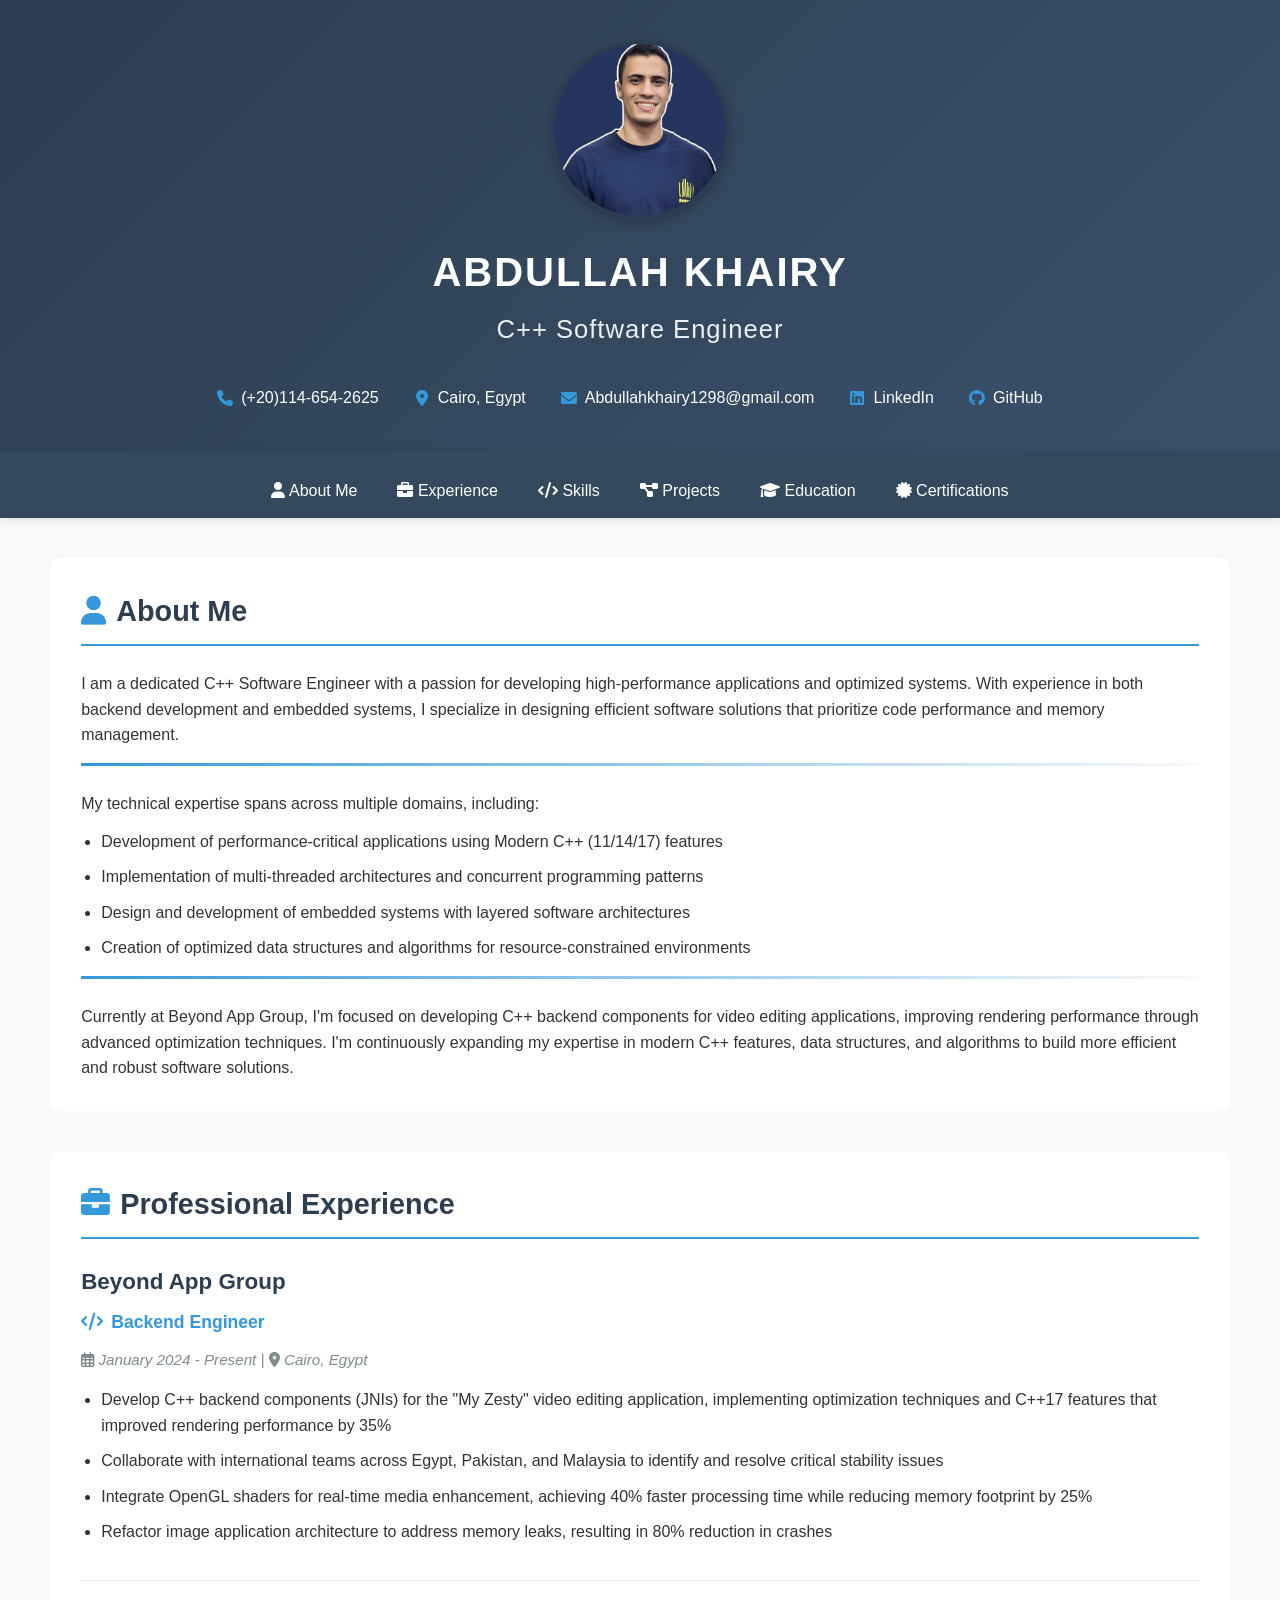
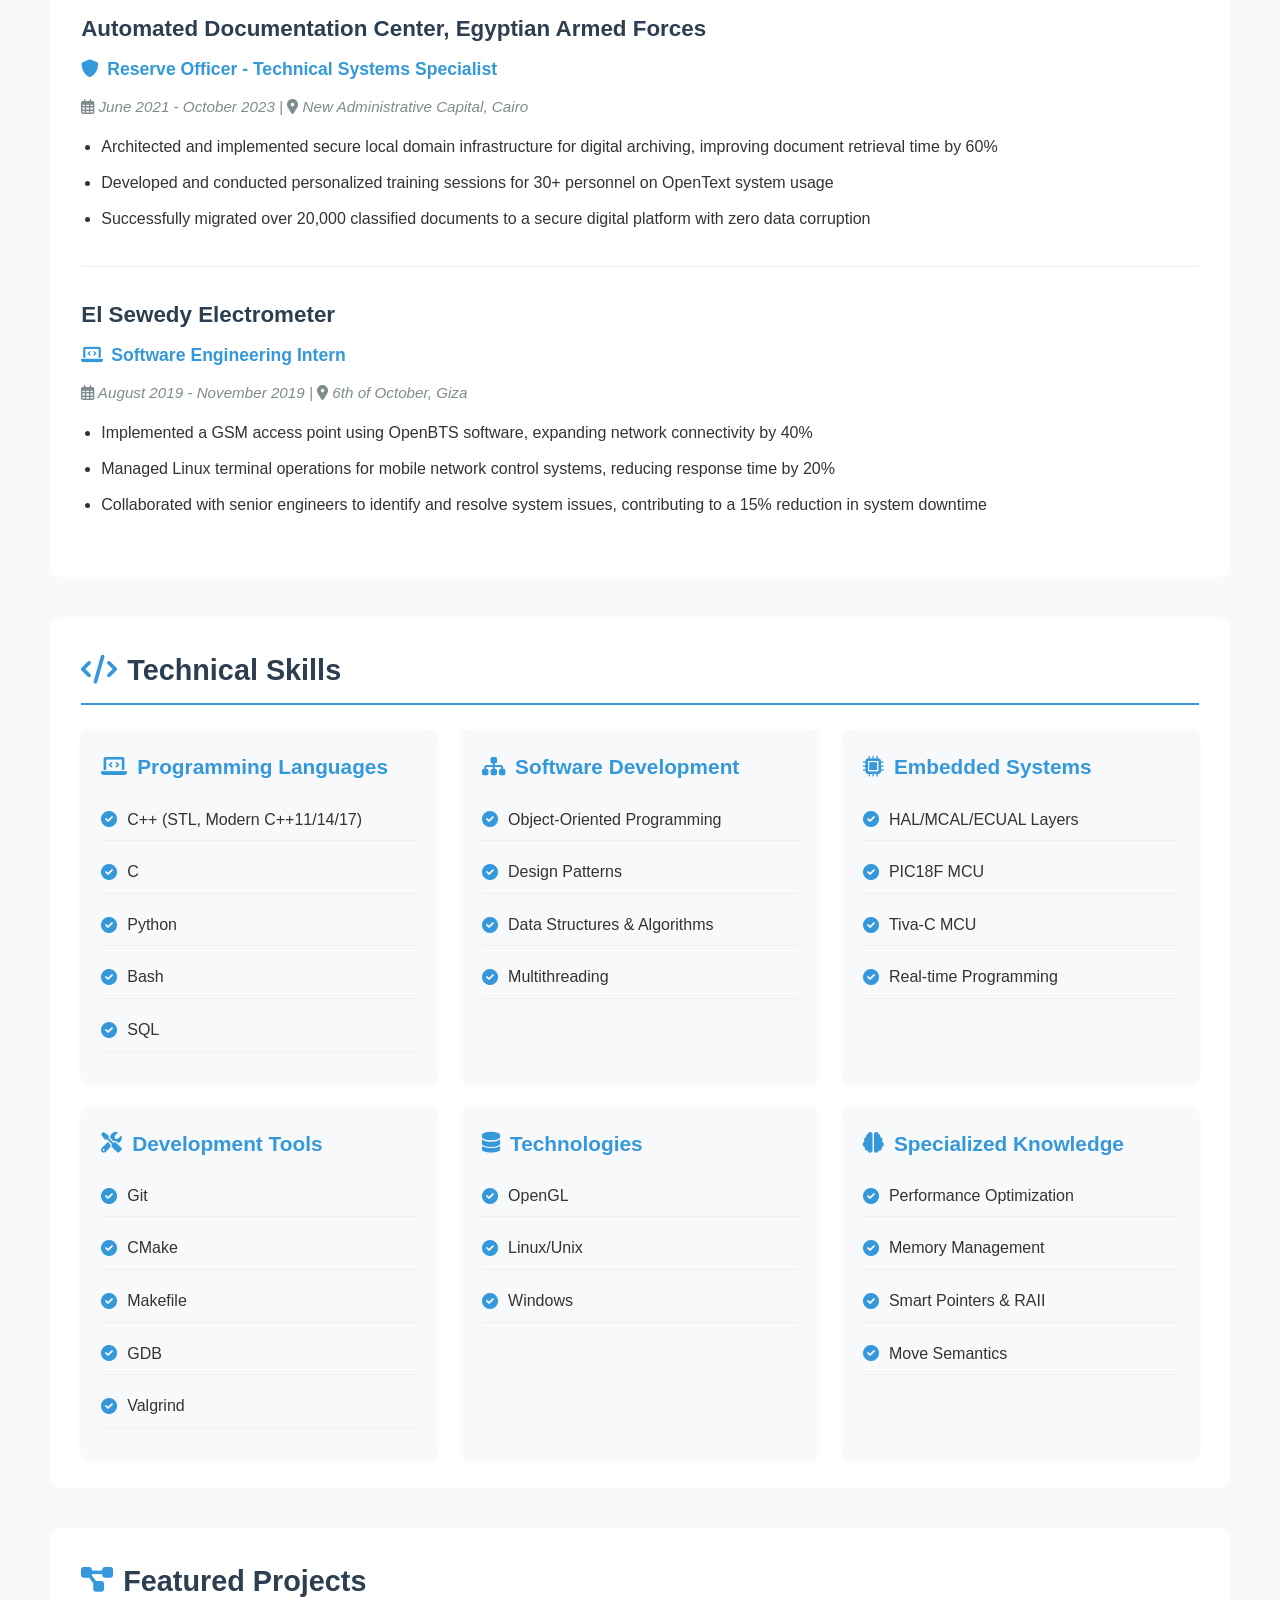
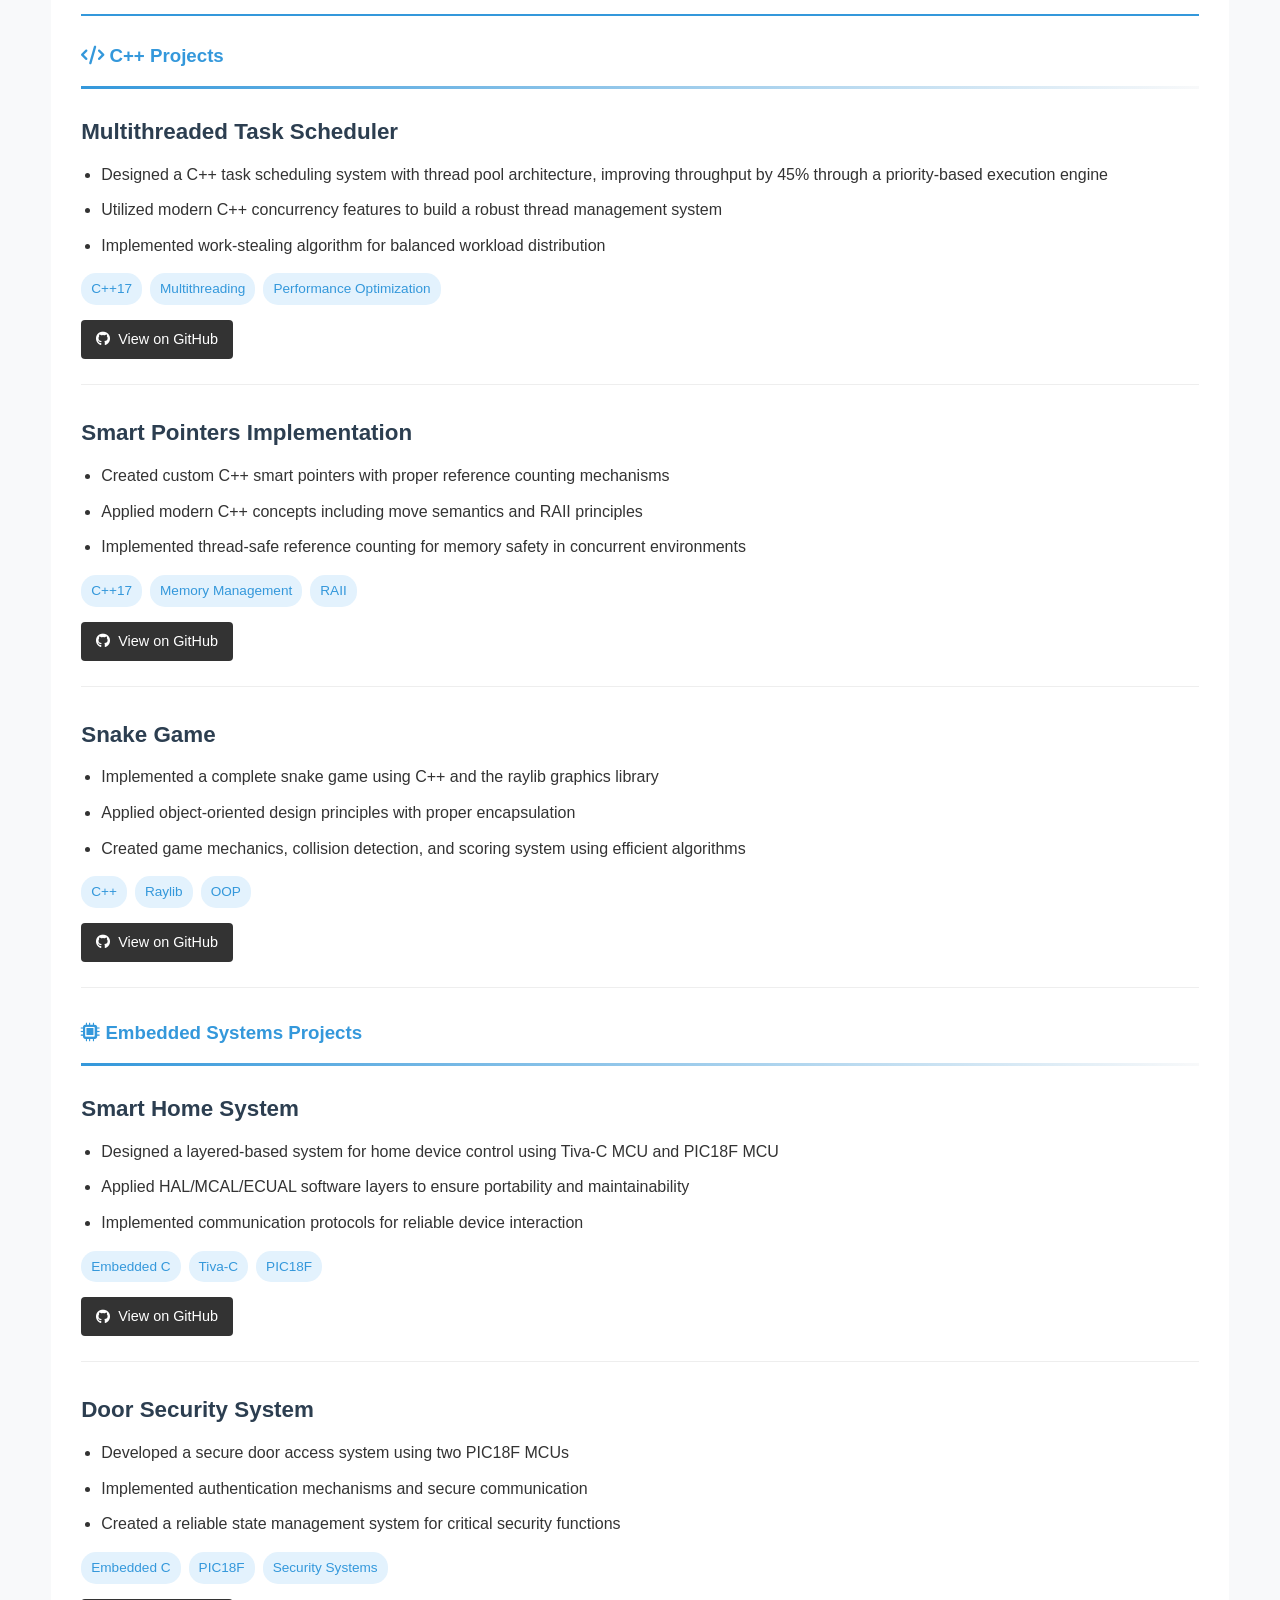
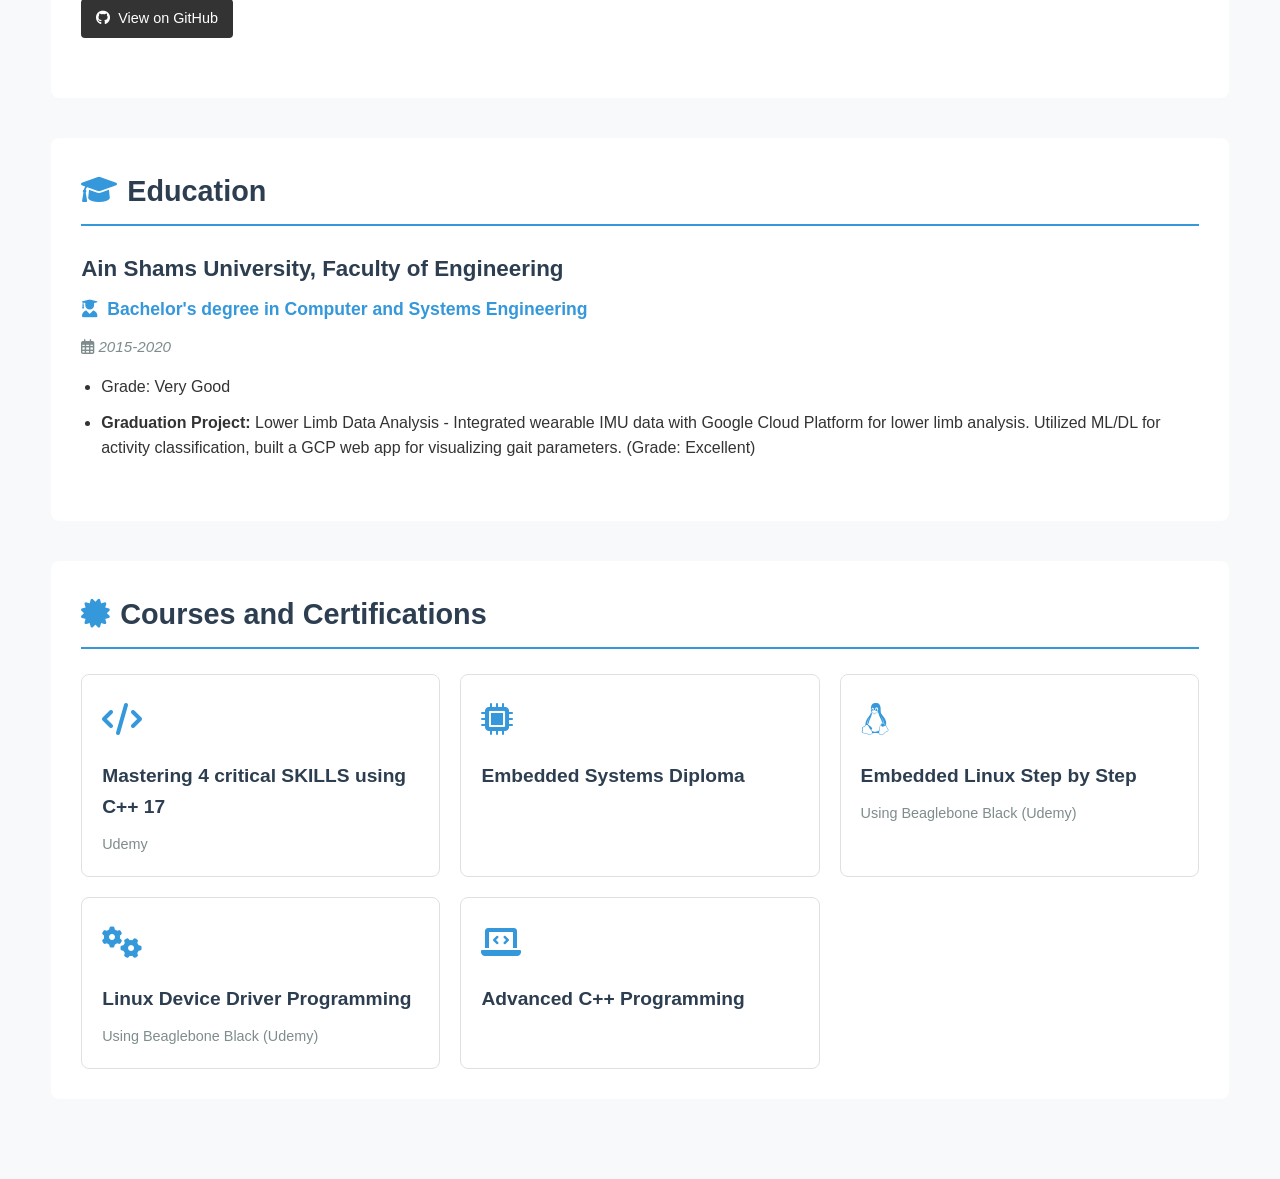
<file: index.html>
<!DOCTYPE html>
<html lang="en">
<head>
    <meta charset="UTF-8">
    <meta name="viewport" content="width=device-width, initial-scale=1.0">
    <title>Abdullah Khairy - C++ Software Engineer</title>
    <link rel="stylesheet" href="https://cdnjs.cloudflare.com/ajax/libs/font-awesome/6.0.0-beta3/css/all.min.css">
    <style>
         html {
      scroll-padding-top: 80px; /* Adjust this value to match the height of your fixed navbar */
    }
        /* Base styles */
        * {
            margin: 0;
            padding: 0;
            box-sizing: border-box;
        }
                body {
            margin: 0;
            padding: 0;
            min-height: 100vh; /* Makes body take full viewport height */
            font-family: 'Segoe UI', Tahoma, Geneva, Verdana, sans-serif;
            line-height: 1.6;
            background-color: #f8f9fa;
            color: #333;
            display: flex;
            flex-direction: column;
        }
        
    
        
        .container {
            width: 92%;
            max-width: 1200px;
            margin: 0 auto;
        }

        /* Utility classes */
        .text-highlight {
            color: #3498db;
        }

        .btn {
            display: inline-block;
            background-color: #3498db;
            color: white;
            padding: 10px 20px;
            border-radius: 4px;
            text-decoration: none;
            margin-top: 15px;
            transition: all 0.3s ease;
        }

        .btn:hover {
            background-color: #2980b9;
            transform: translateY(-2px);
            box-shadow: 0 5px 15px rgba(0,0,0,0.1);
            text-decoration: none;
        }

        .section-divider {
            height: 3px;
            background: linear-gradient(to right, #3498db, #f8f9fa);
            margin: 15px 0 25px;
            width: 100%;
        }
        
        /* Header styles */
        header {
            background: linear-gradient(135deg, #2c3e50 0%, #3a506b 100%);
            color: white;
            padding: 40px 0;
            box-shadow: 0 4px 12px rgba(0,0,0,0.1);
            border-bottom: none; /* Removes the white line */
            margin-bottom: 0;
        }
        
        .profile {
            display: flex;
            flex-direction: column;
            align-items: center;
            text-align: center;
        }

        .profile-picture {
            width: 180px;
            height: 180px;
            border-radius: 50%;
            border: 4px solid #2c3e50;
            margin-bottom: 20px;
            overflow: hidden;
            box-shadow: 0 4px 12px rgba(0,0,0,0.2);
            background: #2c3e50; 
            position: relative;
        }
        
        .profile-picture img {
            width: 100%;
            height: 100%;
            object-fit: cover;
        }
        
        .profile h1 {
            font-size: 2.5rem;
            margin-bottom: 5px;
            text-transform: uppercase;
            letter-spacing: 2px;
        }
        
        .profile h2 {
            font-size: 1.6rem;
            font-weight: normal;
            color: #ecf0f1;
            margin-bottom: 15px;
            letter-spacing: 1px;
        }
        
        .contact-info {
            display: flex;
            flex-wrap: wrap;
            justify-content: center;
            gap: 15px;
            margin-top: 20px;
        }
        
        .contact-info p {
            margin-right: 20px;
            display: flex;
            align-items: center;
        }
        
        .contact-info i {
            margin-right: 8px;
            color: #3498db;
            width: 16px;
            text-align: center;
        }
        
        .contact-info a {
            color: white;
            text-decoration: none;
            transition: color 0.3s;
        }
        
        .contact-info a:hover {
            color: #3498db;
            text-decoration: underline;
        }
        
        /* Navigation styles */
        nav {
            background-color: #34495e;
            border-top: none; /* Removes the white line */
            border-bottom: none; /* Removes the white line */
            position: sticky;
            top: 0;
            z-index: 100;
            box-shadow: 0 2px 10px rgba(0, 0, 0, 0.1);
            margin: 0; /* Ensure no gap above or below */
            padding: 0; /* Ensure no padding causing the gap */
        }
        
        nav ul {
            list-style: none;
            display: flex;
            padding: 0;
            justify-content: center;
        }
        
        nav ul li {
            margin: 0;
        }
        
        nav ul li a {
            display: block;
            color: white;
            text-decoration: none;
            padding: 15px 20px;
            transition: all 0.3s;
            font-weight: 500;
        }
        
        nav ul li a:hover,
        nav ul li a:focus {
            background-color: #3498db;
            color: white;
            outline: none;
        }
        
        /* Main content styles */
        main {
            padding: 40px 0;
        }
        
        section {
            background-color: white;
            padding: 30px;
            margin-bottom: 40px;
            border-radius: 8px;
            box-shadow: none; 
            transition: transform 0.3s;
            position: relative;
            overflow: hidden;
            border: none; 
        }

        section:hover {
            transform: translateY(-5px);
            box-shadow: 0 5px 20px rgba(0, 0, 0, 0.12);
        }

        section::before {
            content: '';
            position: absolute;
            top: 0;
            left: 0;
            width: 5px;
            height: 100%;
            background-color: none;
        }
        
        section h2 {
            color: #2c3e50;
            padding-bottom: 10px;
            margin-bottom: 25px;
            border-bottom: 2px solid #3498db;
            font-size: 1.8rem;
            display: flex;
            align-items: center;
        }

        section h2 i {
            margin-right: 10px;
            color: #3498db;
        }
        
        .experience-item, 
        .education-item, 
        .project-item {
            margin-bottom: 30px;
            padding-bottom: 25px;
            border-bottom: 1px solid #eee;
        }

        .experience-item:last-child,
        .education-item:last-child,
        .project-item:last-child {
            border-bottom: none;
            padding-bottom: 0;
        }
        
        .experience-item h3, 
        .education-item h3, 
        .project-item h3 {
            color: #2c3e50;
            margin-bottom: 8px;
            font-size: 1.4rem;
        }
        
        .job-title {
            color: #3498db;
            font-weight: bold;
            margin-bottom: 12px;
            font-size: 1.1rem;
            display: flex;
            align-items: center;
        }

        .job-title i {
            margin-right: 8px;
        }

        .date-location {
            font-style: italic;
            color: #7f8c8d;
            margin-bottom: 15px;
            font-size: 0.95rem;
        }
        
        ul {
            padding-left: 20px;
            margin-top: 12px;
        }
        
        ul li {
            margin-bottom: 10px;
            position: relative;
        }

        ul li::before {
            content: none;
            color: #3498db;
            font-weight: bold;
            display: inline-block;
            width: 1em;
            margin-left: -1em;
        }
        
        /* Skills section */
        .skills-container {
            display: grid;
            grid-template-columns: repeat(auto-fill, minmax(280px, 1fr));
            gap: 25px;
        }
        
        .skill-category {
            background-color: #f8f9fa;
            padding: 20px;
            border-radius: 6px;
            box-shadow: 0 2px 5px rgba(0,0,0,0.05);
            transition: transform 0.3s;
        }

        .skill-category:hover {
            transform: translateY(-5px);
        }
        
        .skill-category h3 {
            color: #3498db;
            margin-bottom: 15px;
            font-size: 1.3rem;
            display: flex;
            align-items: center;
        }

        .skill-category h3 i {
            margin-right: 10px;
        }
        
        .skill-category ul {
            list-style-type: none;
            padding-left: 0;
        }
        
        .skill-category ul li {
            padding: 8px 0;
            border-bottom: 1px solid #eee;
            display: flex;
            align-items: center;
        }

        .skill-category ul li::before {
            content: none;
        }

        .skill-category ul li i {
            margin-right: 10px;
            color: #3498db;
        }

        /* Project tags */
        .project-tags {
            display: flex;
            flex-wrap: wrap;
            gap: 8px;
            margin-top: 15px;
        }

        .project-tag {
            background-color: #e3f2fd;
            color: #3498db;
            padding: 5px 10px;
            border-radius: 15px;
            font-size: 0.85rem;
            display: inline-block;
        }

        /* GitHub link */
        .github-link {
            display: inline-flex;
            align-items: center;
            background-color: #333;
            color: white;
            padding: 8px 15px;
            border-radius: 4px;
            text-decoration: none;
            margin-top: 15px;
            transition: background-color 0.3s;
            font-size: 0.9rem;
        }

        .github-link:hover {
            background-color: #555;
            text-decoration: none;
        }

        .github-link i {
            margin-right: 8px;
        }

        /* Certifications */
        .certifications-grid {
            display: grid;
            grid-template-columns: repeat(auto-fill, minmax(300px, 1fr));
            gap: 20px;
        }

        .certification-card {
            border: 1px solid #e0e0e0;
            border-radius: 8px;
            padding: 20px;
            transition: transform 0.3s, box-shadow 0.3s;
        }

        .certification-card:hover {
            transform: translateY(-5px);
            box-shadow: 0 10px 20px rgba(0,0,0,0.1);
        }

        .certification-card h4 {
            color: #2c3e50;
            margin-bottom: 10px;
            font-size: 1.2rem;
        }

        .certification-card p {
            color: #7f8c8d;
            font-size: 0.9rem;
        }

        .certification-icon {
            font-size: 2rem;
            color: #3498db;
            margin-bottom: 15px;
        }
        
        /* Links */
        a {
            color: #3498db;
            text-decoration: none;
            transition: color 0.3s;
        }
        
        a:hover {
            text-decoration: underline;
            color: #2980b9;
        }
        
        /* Footer */
        footer {
            background: linear-gradient(135deg, #2c3e50 0%, #3a506b 100%);
            color: white;
            padding: 30px 0;
            text-align: center;
        }

        .footer-links {
            display: flex;
            justify-content: center;
            gap: 20px;
            margin-top: 20px;
        }

        .footer-links a {
            color: white;
            font-size: 1.5rem;
            transition: transform 0.3s, color 0.3s;
        }

        .footer-links a:hover {
            color: #3498db;
            transform: translateY(-5px);
        }

        .back-to-top {
            position: fixed;
            bottom: 30px;
            right: 30px;
            background-color: #3498db;
            color: white;
            width: 40px;
            height: 40px;
            border-radius: 50%;
            display: flex;
            align-items: center;
            justify-content: center;
            text-decoration: none;
            transition: background-color 0.3s, transform 0.3s;
            box-shadow: 0 2px 10px rgba(0,0,0,0.1);
            opacity: 0;
            visibility: hidden;
        }

        .back-to-top.visible {
            opacity: 1;
            visibility: visible;
        }

        .back-to-top:hover {
            background-color: #2980b9;
            transform: translateY(-5px);
            text-decoration: none;
        }
        
        /* Responsive design */
        @media (max-width: 768px) {
            .contact-info {
                flex-direction: column;
                gap: 10px;
            }
            
            nav ul {
                flex-direction: column;
            }
            
            .skills-container, 
            .certifications-grid {
                grid-template-columns: 1fr;
            }

            .profile h1 {
                font-size: 2rem;
            }

            .profile h2 {
                font-size: 1.3rem;
            }

            section {
                padding: 20px;
            }
        }
    </style>
</head>
<body>
    <header>
        <div class="container">
            <div class="profile">
                <div class="profile-picture">
                    <img src="[data-uri]" alt="Abdullah Khairy" />
                </div>
                <h1>ABDULLAH KHAIRY</h1>
                <h2>C++ Software Engineer</h2>
                <div class="contact-info">
                    <p><i class="fas fa-phone"></i> (+20)114-654-2625</p>
                    <p><i class="fas fa-map-marker-alt"></i> Cairo, Egypt</p>
                    <p><i class="fas fa-envelope"></i> <a href="mailto:Abdullahkhairy1298@gmail.com">Abdullahkhairy1298@gmail.com</a></p>
                    <p><i class="fab fa-linkedin"></i> <a href="https://www.linkedin.com/in/abdullahkhairy98/" target="_blank">LinkedIn</a></p>
                    <p><i class="fab fa-github"></i> <a href="https://github.com/abdallahkhairy" target="_blank">GitHub</a></p>
                </div>
            </div>
        </div>
    </header>

    <nav>
        <div class="container">
            <ul>
                <li><a href="#summary"><i class="fas fa-user"></i> About Me</a></li>
                <li><a href="#experience"><i class="fas fa-briefcase"></i> Experience</a></li>
                <li><a href="#skills"><i class="fas fa-code"></i> Skills</a></li>
                <li><a href="#projects"><i class="fas fa-project-diagram"></i> Projects</a></li>
                <li><a href="#education"><i class="fas fa-graduation-cap"></i> Education</a></li>
                <li><a href="#certifications"><i class="fas fa-certificate"></i> Certifications</a></li>
            </ul>
        </div>
    </nav>

    <main class="container">
        <section id="summary">
            <h2><i class="fas fa-user"></i> About Me</h2>
            <p>I am a dedicated C++ Software Engineer with a passion for developing high-performance applications and optimized systems. With experience in both backend development and embedded systems, I specialize in designing efficient software solutions that prioritize code performance and memory management.</p>
            
            <div class="section-divider"></div>
            
            <p>My technical expertise spans across multiple domains, including:</p>
            <ul>
                <li>Development of performance-critical applications using Modern C++ (11/14/17) features</li>
                <li>Implementation of multi-threaded architectures and concurrent programming patterns</li>
                <li>Design and development of embedded systems with layered software architectures</li>
                <li>Creation of optimized data structures and algorithms for resource-constrained environments</li>
            </ul>
            
            <div class="section-divider"></div>
            
            <p>Currently at Beyond App Group, I'm focused on developing C++ backend components for video editing applications, improving rendering performance through advanced optimization techniques. I'm continuously expanding my expertise in modern C++ features, data structures, and algorithms to build more efficient and robust software solutions.</p>
        </section>

        <section id="experience">
            <h2><i class="fas fa-briefcase"></i> Professional Experience</h2>
            
            <div class="experience-item">
                <h3>Beyond App Group</h3>
                <p class="job-title"><i class="fas fa-code"></i> Backend Engineer</p>
                <p class="date-location"><i class="far fa-calendar-alt"></i> January 2024 - Present | <i class="fas fa-map-marker-alt"></i> Cairo, Egypt</p>
                <ul>
                    <li>Develop C++ backend components (JNIs) for the "My Zesty" video editing application, implementing optimization techniques and C++17 features that improved rendering performance by 35%</li>
                    <li>Collaborate with international teams across Egypt, Pakistan, and Malaysia to identify and resolve critical stability issues</li>
                    <li>Integrate OpenGL shaders for real-time media enhancement, achieving 40% faster processing time while reducing memory footprint by 25%</li>
                    <li>Refactor image application architecture to address memory leaks, resulting in 80% reduction in crashes</li>
                </ul>
            </div>

            <div class="experience-item">
                <h3>Automated Documentation Center, Egyptian Armed Forces</h3>
                <p class="job-title"><i class="fas fa-shield-alt"></i> Reserve Officer - Technical Systems Specialist</p>
                <p class="date-location"><i class="far fa-calendar-alt"></i> June 2021 - October 2023 | <i class="fas fa-map-marker-alt"></i> New Administrative Capital, Cairo</p>
                <ul>
                    <li>Architected and implemented secure local domain infrastructure for digital archiving, improving document retrieval time by 60%</li>
                    <li>Developed and conducted personalized training sessions for 30+ personnel on OpenText system usage</li>
                    <li>Successfully migrated over 20,000 classified documents to a secure digital platform with zero data corruption</li>
                </ul>
            </div>

            <div class="experience-item">
                <h3>El Sewedy Electrometer</h3>
                <p class="job-title"><i class="fas fa-laptop-code"></i> Software Engineering Intern</p>
                <p class="date-location"><i class="far fa-calendar-alt"></i> August 2019 - November 2019 | <i class="fas fa-map-marker-alt"></i> 6th of October, Giza</p>
                <ul>
                    <li>Implemented a GSM access point using OpenBTS software, expanding network connectivity by 40%</li>
                    <li>Managed Linux terminal operations for mobile network control systems, reducing response time by 20%</li>
                    <li>Collaborated with senior engineers to identify and resolve system issues, contributing to a 15% reduction in system downtime</li>
                </ul>
            </div>
        </section>

        <section id="skills">
            <h2><i class="fas fa-code"></i> Technical Skills</h2>
            <div class="skills-container">
                <div class="skill-category">
                    <h3><i class="fas fa-laptop-code"></i> Programming Languages</h3>
                    <ul>
                        <li><i class="fas fa-check-circle"></i> C++ (STL, Modern C++11/14/17)</li>
                        <li><i class="fas fa-check-circle"></i> C</li>
                        <li><i class="fas fa-check-circle"></i> Python</li>
                        <li><i class="fas fa-check-circle"></i> Bash</li>
                        <li><i class="fas fa-check-circle"></i> SQL</li>
                    </ul>
                </div>
                <div class="skill-category">
                    <h3><i class="fas fa-sitemap"></i> Software Development</h3>
                    <ul>
                        <li><i class="fas fa-check-circle"></i> Object-Oriented Programming</li>
                        <li><i class="fas fa-check-circle"></i> Design Patterns</li>
                        <li><i class="fas fa-check-circle"></i> Data Structures & Algorithms</li>
                        <li><i class="fas fa-check-circle"></i> Multithreading</li>
                    </ul>
                </div>
                <div class="skill-category">
                    <h3><i class="fas fa-microchip"></i> Embedded Systems</h3>
                    <ul>
                        <li><i class="fas fa-check-circle"></i> HAL/MCAL/ECUAL Layers</li>
                        <li><i class="fas fa-check-circle"></i> PIC18F MCU</li>
                        <li><i class="fas fa-check-circle"></i> Tiva-C MCU</li>
                        <li><i class="fas fa-check-circle"></i> Real-time Programming</li>
                    </ul>
                </div>
                <div class="skill-category">
                    <h3><i class="fas fa-tools"></i> Development Tools</h3>
                    <ul>
                        <li><i class="fas fa-check-circle"></i> Git</li>
                        <li><i class="fas fa-check-circle"></i> CMake</li>
                        <li><i class="fas fa-check-circle"></i> Makefile</li>
                        <li><i class="fas fa-check-circle"></i> GDB</li>
                        <li><i class="fas fa-check-circle"></i> Valgrind</li>
                    </ul>
                </div>
                <div class="skill-category">
                    <h3><i class="fas fa-database"></i> Technologies</h3>
                    <ul>
                        <li><i class="fas fa-check-circle"></i> OpenGL</li>
                        <li><i class="fas fa-check-circle"></i> Linux/Unix</li>
                        <li><i class="fas fa-check-circle"></i> Windows</li>
                    </ul>
                </div>
                <div class="skill-category">
                    <h3><i class="fas fa-brain"></i> Specialized Knowledge</h3>
                    <ul>
                        <li><i class="fas fa-check-circle"></i> Performance Optimization</li>
                        <li><i class="fas fa-check-circle"></i> Memory Management</li>
                        <li><i class="fas fa-check-circle"></i> Smart Pointers & RAII</li>
                        <li><i class="fas fa-check-circle"></i> Move Semantics</li>
                    </ul>
                </div>
            </div>
        </section>

        <section id="projects">
            <h2><i class="fas fa-project-diagram"></i> Featured Projects</h2>
            
            <h3><span class="text-highlight"><i class="fas fa-code"></i> C++ Projects</span></h3>
            <div class="section-divider"></div>
            
            <div class="project-item">
                <h3>Multithreaded Task Scheduler</h3>
                <ul>
                    <li>Designed a C++ task scheduling system with thread pool architecture, improving throughput by 45% through a priority-based execution engine</li>
                    <li>Utilized modern C++ concurrency features to build a robust thread management system</li>
                    <li>Implemented work-stealing algorithm for balanced workload distribution</li>
                </ul>
                <div class="project-tags">
                    <span class="project-tag">C++17</span>
                    <span class="project-tag">Multithreading</span>
                    <span class="project-tag">Performance Optimization</span>
                </div>
                <a href="https://github.com/abdallahkhairy/Multithreaded_Task_schedulerer" target="_blank" class="github-link"><i class="fab fa-github"></i> View on GitHub</a>
            </div>

            <div class="project-item">
                <h3>Smart Pointers Implementation</h3>
                <ul>
                    <li>Created custom C++ smart pointers with proper reference counting mechanisms</li>
                    <li>Applied modern C++ concepts including move semantics and RAII principles</li>
                    <li>Implemented thread-safe reference counting for memory safety in concurrent environments</li>
                </ul>
                <div class="project-tags">
                    <span class="project-tag">C++17</span>
                    <span class="project-tag">Memory Management</span>
                    <span class="project-tag">RAII</span>
                </div>
                <a href="https://github.com/abdallahkhairy/smart_pointers" target="_blank" class="github-link"><i class="fab fa-github"></i> View on GitHub</a>
            </div>

            <div class="project-item">
                <h3>Snake Game</h3>
                <ul>
                    <li>Implemented a complete snake game using C++ and the raylib graphics library</li>
                    <li>Applied object-oriented design principles with proper encapsulation</li>
                    <li>Created game mechanics, collision detection, and scoring system using efficient algorithms</li>
                </ul>
                <div class="project-tags">
                    <span class="project-tag">C++</span>
                    <span class="project-tag">Raylib</span>
                    <span class="project-tag">OOP</span>
                </div>
                <a href="https://github.com/abdallahkhairy/Snake_Game" target="_blank" class="github-link"><i class="fab fa-github"></i> View on GitHub</a>
            </div>

            <h3><span class="text-highlight"><i class="fas fa-microchip"></i> Embedded Systems Projects</span></h3>
            <div class="section-divider"></div>
            
            <div class="project-item">
                <h3>Smart Home System</h3>
                <ul>
                    <li>Designed a layered-based system for home device control using Tiva-C MCU and PIC18F MCU</li>
                    <li>Applied HAL/MCAL/ECUAL software layers to ensure portability and maintainability</li>
                    <li>Implemented communication protocols for reliable device interaction</li>
                </ul>
                <div class="project-tags">
                    <span class="project-tag">Embedded C</span>
                    <span class="project-tag">Tiva-C</span>
                    <span class="project-tag">PIC18F</span>
                </div>
                <a href="https://github.com/abdallahkhairy/Embedded_Systems_Projects" target="_blank" class="github-link"><i class="fab fa-github"></i> View on GitHub</a>
            </div>

            <div class="project-item">
                <h3>Door Security System</h3>
                <ul>
                    <li>Developed a secure door access system using two PIC18F MCUs</li>
                    <li>Implemented authentication mechanisms and secure communication</li>
                    <li>Created a reliable state management system for critical security functions</li>
                </ul>
                <div class="project-tags">
                    <span class="project-tag">Embedded C</span>
                    <span class="project-tag">PIC18F</span>
                    <span class="project-tag">Security Systems</span>
                </div>
                <a href="https://github.com/abdallahkhairy/Embedded_Systems_Projects/tree/master/Door%20Secuirty%20System" target="_blank" class="github-link"><i class="fab fa-github"></i> View on GitHub</a>
            </div>
        </section>

        <section id="education">
            <h2><i class="fas fa-graduation-cap"></i> Education</h2>
            <div class="education-item">
                <h3>Ain Shams University, Faculty of Engineering</h3>
                <p class="job-title"><i class="fas fa-user-graduate"></i> Bachelor's degree in Computer and Systems Engineering</p>
                <p class="date-location"><i class="far fa-calendar-alt"></i> 2015-2020</p>
                <ul>
                    <li>Grade: Very Good</li>
                    <li><strong>Graduation Project:</strong> Lower Limb Data Analysis - Integrated wearable IMU data with Google Cloud Platform for lower limb analysis. Utilized ML/DL for activity classification, built a GCP web app for visualizing gait parameters. (Grade: Excellent)</li>
                </ul>
            </div>
        </section>

        <section id="certifications">
            <h2><i class="fas fa-certificate"></i> Courses and Certifications</h2>
            <div class="certifications-grid">
                <div class="certification-card">
                    <div class="certification-icon">
                        <i class="fas fa-code"></i>
                    </div>
                    <h4>Mastering 4 critical SKILLS using C++ 17</h4>
                    <p>Udemy</p>
                </div>
                
                <div class="certification-card">
                    <div class="certification-icon">
                        <i class="fas fa-microchip"></i>
                    </div>
                    <h4>Embedded Systems Diploma</h4>
                </div>
                
                <div class="certification-card">
                    <div class="certification-icon">
                        <i class="fab fa-linux"></i>
                    </div>
                    <h4>Embedded Linux Step by Step</h4>
                    <p>Using Beaglebone Black (Udemy)</p>
                </div>
                
                <div class="certification-card">
                    <div class="certification-icon">
                        <i class="fas fa-cogs"></i>
                    </div>
                    <h4>Linux Device Driver Programming</h4>
                    <p>Using Beaglebone Black (Udemy)</p>
                </div>
                
                <div class="certification-card">
                    <div class="certification-icon">
                        <i class="fas fa-laptop-code"></i>
                    </div>
                    <h4>Advanced C++ Programming</h4>
                    <p>
</file>
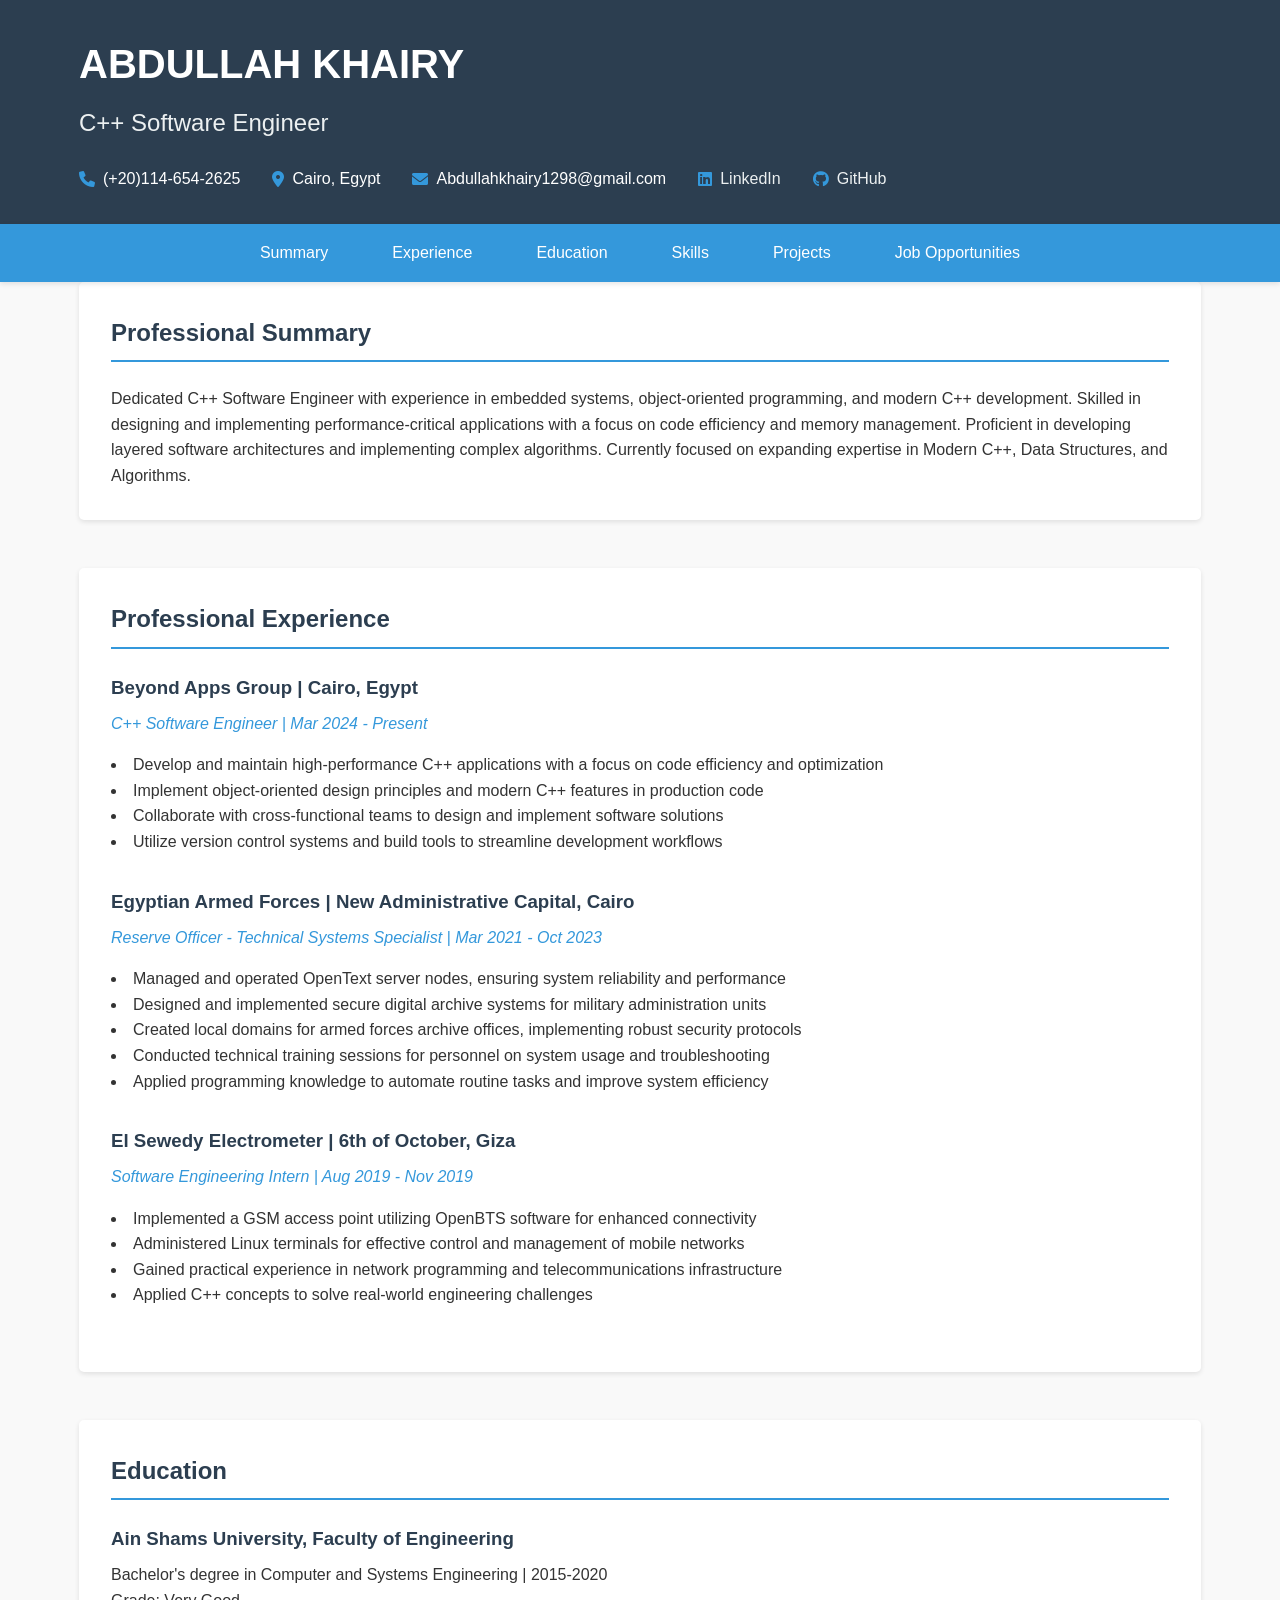
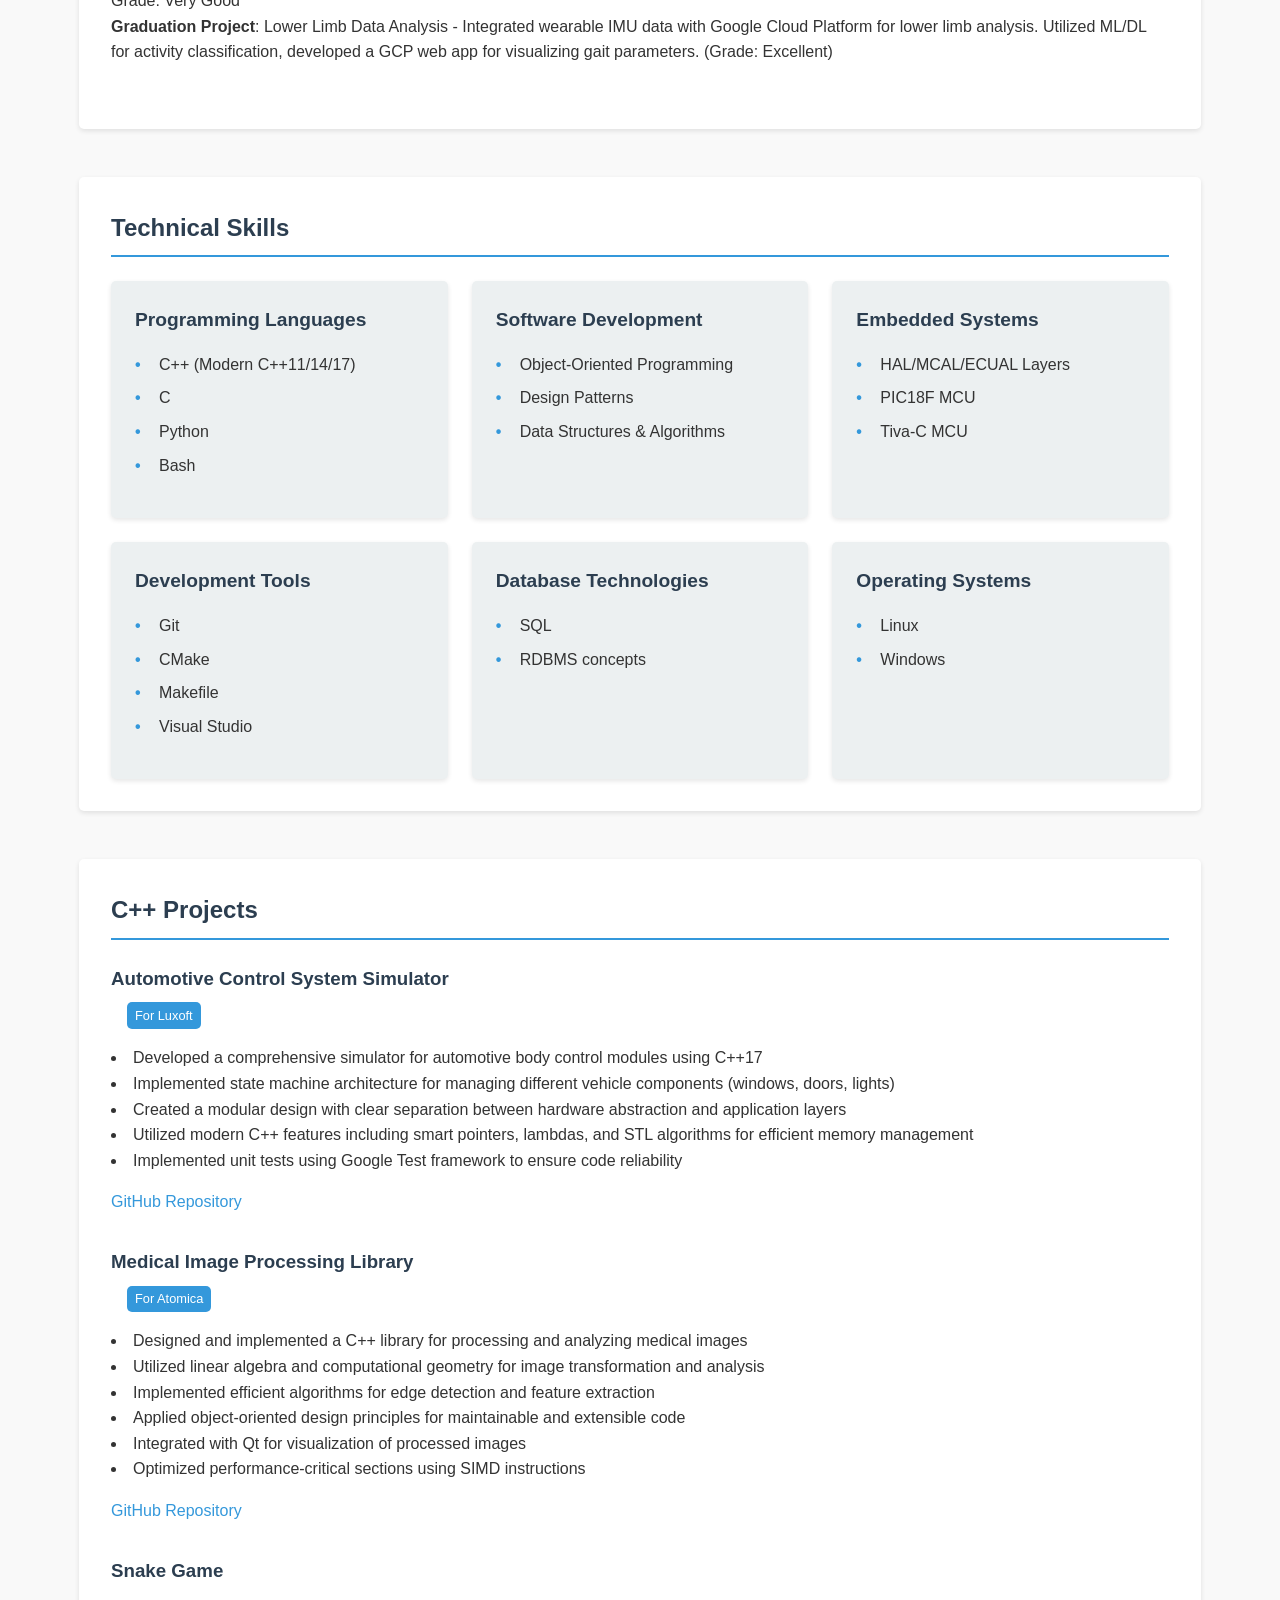
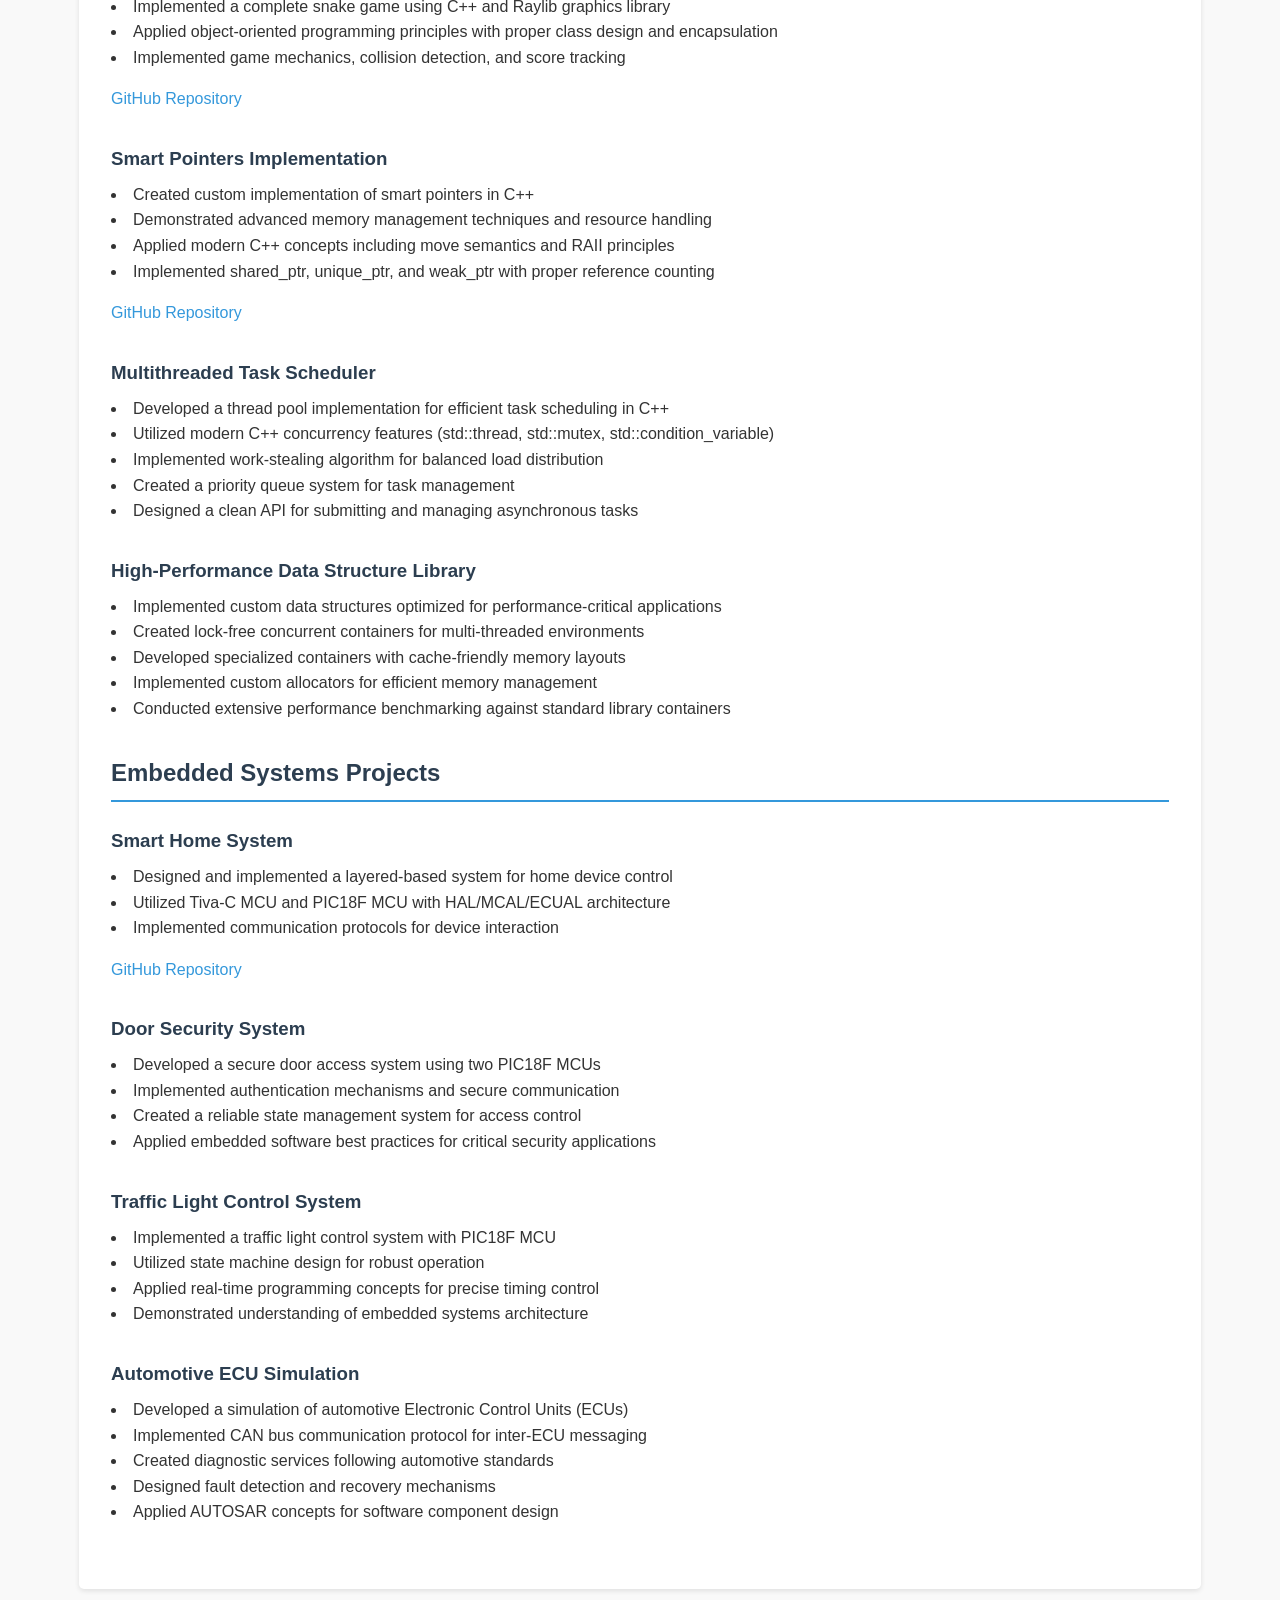
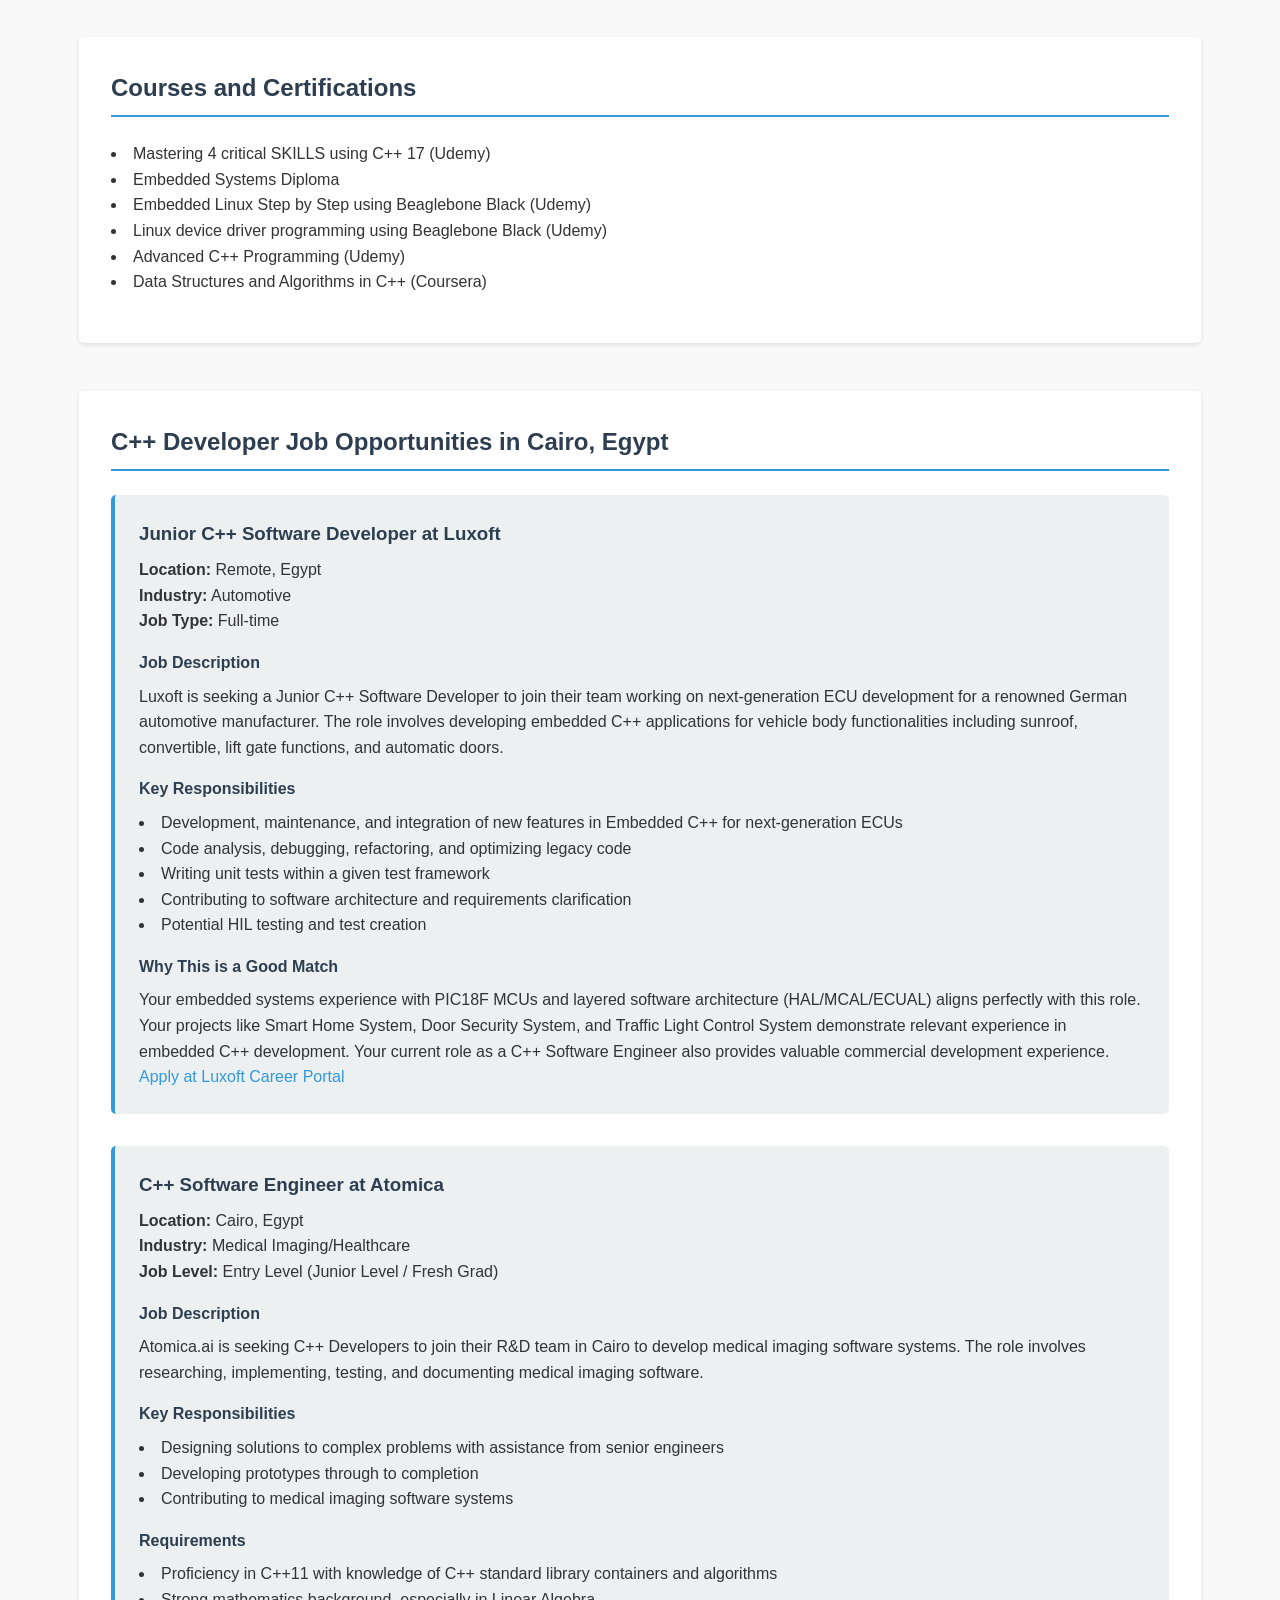
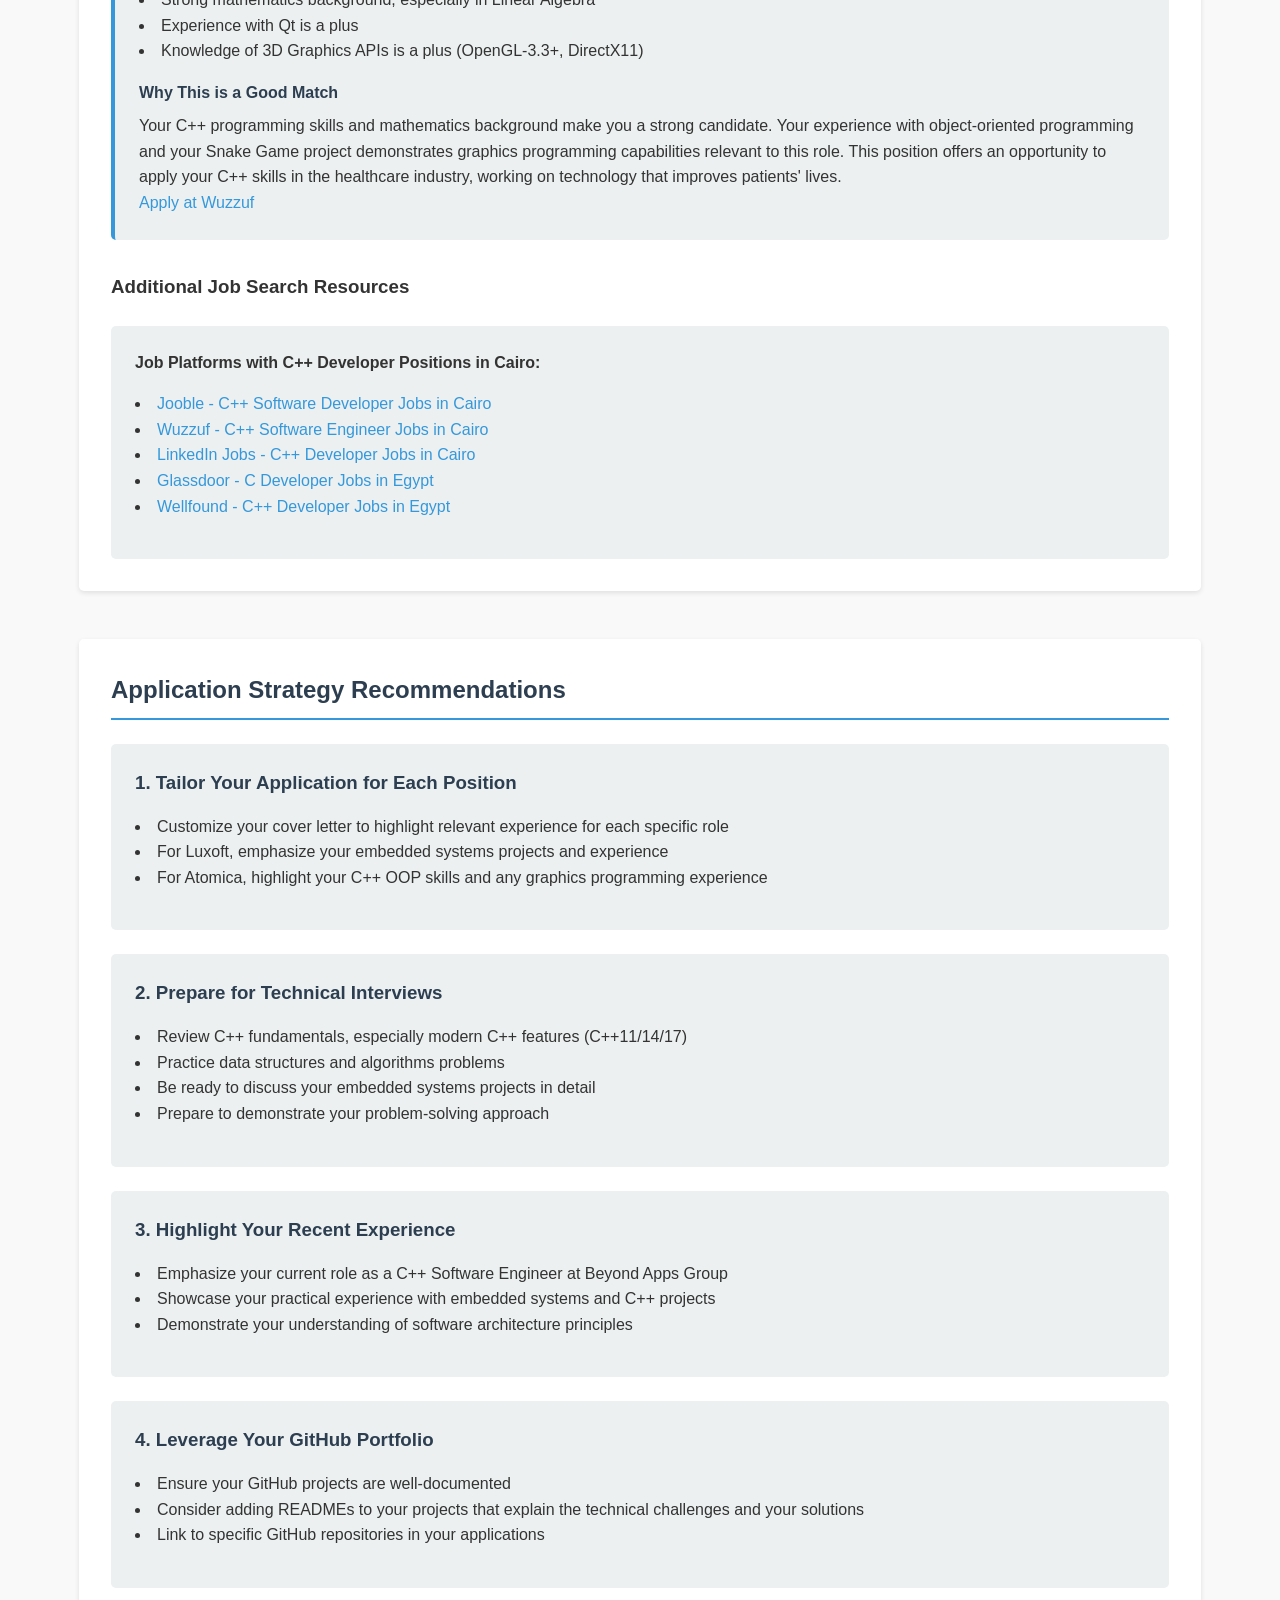
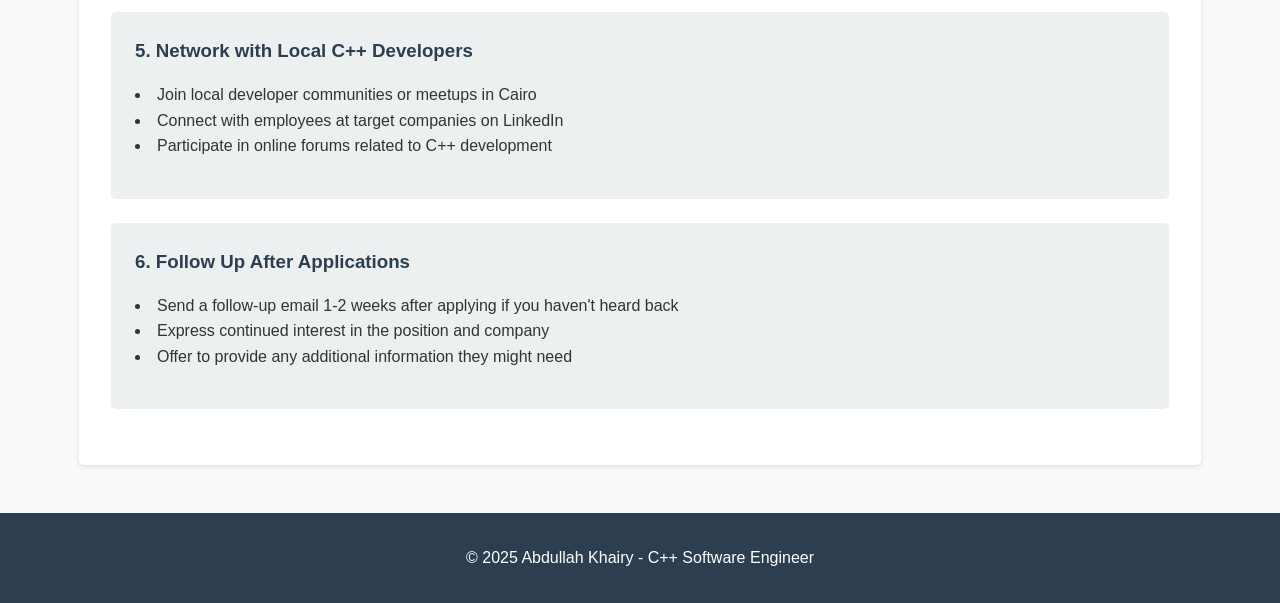
<file: index_old.html>
<!DOCTYPE html>
<html lang="en">
<head>
    <meta charset="UTF-8">
    <meta name="viewport" content="width=device-width, initial-scale=1.0">
    <title>Abdullah Khairy - C++ Software Engineer</title>
    <link rel="stylesheet" href="styles.css">
    <link rel="stylesheet" href="https://cdnjs.cloudflare.com/ajax/libs/font-awesome/6.0.0-beta3/css/all.min.css">
</head>
<body>
    <header>
        <div class="container">
            <div class="profile">
                <h1>ABDULLAH KHAIRY</h1>
                <h2>C++ Software Engineer</h2>
                <div class="contact-info">
                    <p><i class="fas fa-phone"></i> (+20)114-654-2625</p>
                    <p><i class="fas fa-map-marker-alt"></i> Cairo, Egypt</p>
                    <p><i class="fas fa-envelope"></i> Abdullahkhairy1298@gmail.com</p>
                    <p><i class="fab fa-linkedin"></i> <a href="https://www.linkedin.com/in/abdullahkhairy98/" target="_blank">LinkedIn</a></p>
                    <p><i class="fab fa-github"></i> <a href="https://github.com/abdallahkhairy" target="_blank">GitHub</a></p>
                </div>
            </div>
        </div>
    </header>

    <nav>
        <div class="container">
            <ul>
                <li><a href="#summary">Summary</a></li>
                <li><a href="#experience">Experience</a></li>
                <li><a href="#education">Education</a></li>
                <li><a href="#skills">Skills</a></li>
                <li><a href="#projects">Projects</a></li>
                <li><a href="#job-opportunities">Job Opportunities</a></li>
            </ul>
        </div>
    </nav>

    <main class="container">
        <section id="summary">
            <h2>Professional Summary</h2>
            <p>Dedicated C++ Software Engineer with experience in embedded systems, object-oriented programming, and modern C++ development. Skilled in designing and implementing performance-critical applications with a focus on code efficiency and memory management. Proficient in developing layered software architectures and implementing complex algorithms. Currently focused on expanding expertise in Modern C++, Data Structures, and Algorithms.</p>
        </section>

        <section id="experience">
            <h2>Professional Experience</h2>
            
            <div class="experience-item">
                <h3>Beyond Apps Group | Cairo, Egypt</h3>
                <p class="job-title">C++ Software Engineer | Mar 2024 - Present</p>
                <ul>
                    <li>Develop and maintain high-performance C++ applications with a focus on code efficiency and optimization</li>
                    <li>Implement object-oriented design principles and modern C++ features in production code</li>
                    <li>Collaborate with cross-functional teams to design and implement software solutions</li>
                    <li>Utilize version control systems and build tools to streamline development workflows</li>
                </ul>
            </div>

            <div class="experience-item">
                <h3>Egyptian Armed Forces | New Administrative Capital, Cairo</h3>
                <p class="job-title">Reserve Officer - Technical Systems Specialist | Mar 2021 - Oct 2023</p>
                <ul>
                    <li>Managed and operated OpenText server nodes, ensuring system reliability and performance</li>
                    <li>Designed and implemented secure digital archive systems for military administration units</li>
                    <li>Created local domains for armed forces archive offices, implementing robust security protocols</li>
                    <li>Conducted technical training sessions for personnel on system usage and troubleshooting</li>
                    <li>Applied programming knowledge to automate routine tasks and improve system efficiency</li>
                </ul>
            </div>

            <div class="experience-item">
                <h3>El Sewedy Electrometer | 6th of October, Giza</h3>
                <p class="job-title">Software Engineering Intern | Aug 2019 - Nov 2019</p>
                <ul>
                    <li>Implemented a GSM access point utilizing OpenBTS software for enhanced connectivity</li>
                    <li>Administered Linux terminals for effective control and management of mobile networks</li>
                    <li>Gained practical experience in network programming and telecommunications infrastructure</li>
                    <li>Applied C++ concepts to solve real-world engineering challenges</li>
                </ul>
            </div>
        </section>

        <section id="education">
            <h2>Education</h2>
            <div class="education-item">
                <h3>Ain Shams University, Faculty of Engineering</h3>
                <p>Bachelor's degree in Computer and Systems Engineering | 2015-2020</p>
                <p>Grade: Very Good</p>
                <p><strong>Graduation Project</strong>: Lower Limb Data Analysis - Integrated wearable IMU data with Google Cloud Platform for lower limb analysis. Utilized ML/DL for activity classification, developed a GCP web app for visualizing gait parameters. (Grade: Excellent)</p>
            </div>
        </section>

        <section id="skills">
            <h2>Technical Skills</h2>
            <div class="skills-container">
                <div class="skill-category">
                    <h3>Programming Languages</h3>
                    <ul>
                        <li>C++ (Modern C++11/14/17)</li>
                        <li>C</li>
                        <li>Python</li>
                        <li>Bash</li>
                    </ul>
                </div>
                <div class="skill-category">
                    <h3>Software Development</h3>
                    <ul>
                        <li>Object-Oriented Programming</li>
                        <li>Design Patterns</li>
                        <li>Data Structures & Algorithms</li>
                    </ul>
                </div>
                <div class="skill-category">
                    <h3>Embedded Systems</h3>
                    <ul>
                        <li>HAL/MCAL/ECUAL Layers</li>
                        <li>PIC18F MCU</li>
                        <li>Tiva-C MCU</li>
                    </ul>
                </div>
                <div class="skill-category">
                    <h3>Development Tools</h3>
                    <ul>
                        <li>Git</li>
                        <li>CMake</li>
                        <li>Makefile</li>
                        <li>Visual Studio</li>
                    </ul>
                </div>
                <div class="skill-category">
                    <h3>Database Technologies</h3>
                    <ul>
                        <li>SQL</li>
                        <li>RDBMS concepts</li>
                    </ul>
                </div>
                <div class="skill-category">
                    <h3>Operating Systems</h3>
                    <ul>
                        <li>Linux</li>
                        <li>Windows</li>
                    </ul>
                </div>
            </div>
        </section>

        <section id="projects">
            <h2>C++ Projects</h2>
            
            <div class="project-item">
                <h3>Automotive Control System Simulator</h3>
                <p class="project-tag">For Luxoft</p>
                <ul>
                    <li>Developed a comprehensive simulator for automotive body control modules using C++17</li>
                    <li>Implemented state machine architecture for managing different vehicle components (windows, doors, lights)</li>
                    <li>Created a modular design with clear separation between hardware abstraction and application layers</li>
                    <li>Utilized modern C++ features including smart pointers, lambdas, and STL algorithms for efficient memory management</li>
                    <li>Implemented unit tests using Google Test framework to ensure code reliability</li>
                </ul>
                <p><a href="https://github.com/abdallahkhairy/Embedded_Systems_Projects" target="_blank">GitHub Repository</a></p>
            </div>

            <div class="project-item">
                <h3>Medical Image Processing Library</h3>
                <p class="project-tag">For Atomica</p>
                <ul>
                    <li>Designed and implemented a C++ library for processing and analyzing medical images</li>
                    <li>Utilized linear algebra and computational geometry for image transformation and analysis</li>
                    <li>Implemented efficient algorithms for edge detection and feature extraction</li>
                    <li>Applied object-oriented design principles for maintainable and extensible code</li>
                    <li>Integrated with Qt for visualization of processed images</li>
                    <li>Optimized performance-critical sections using SIMD instructions</li>
                </ul>
                <p><a href="https://github.com/abdallahkhairy/OOP_Projects" target="_blank">GitHub Repository</a></p>
            </div>

            <div class="project-item">
                <h3>Snake Game</h3>
                <ul>
                    <li>Implemented a complete snake game using C++ and Raylib graphics library</li>
                    <li>Applied object-oriented programming principles with proper class design and encapsulation</li>
                    <li>Implemented game mechanics, collision detection, and score tracking</li>
                </ul>
                <p><a href="https://github.com/abdallahkhairy/Snake_Game" target="_blank">GitHub Repository</a></p>
            </div>

            <div class="project-item">
                <h3>Smart Pointers Implementation</h3>
                <ul>
                    <li>Created custom implementation of smart pointers in C++</li>
                    <li>Demonstrated advanced memory management techniques and resource handling</li>
                    <li>Applied modern C++ concepts including move semantics and RAII principles</li>
                    <li>Implemented shared_ptr, unique_ptr, and weak_ptr with proper reference counting</li>
                </ul>
                <p><a href="https://github.com/abdallahkhairy/smart_pointers" target="_blank">GitHub Repository</a></p>
            </div>

            <div class="project-item">
                <h3>Multithreaded Task Scheduler</h3>
                <ul>
                    <li>Developed a thread pool implementation for efficient task scheduling in C++</li>
                    <li>Utilized modern C++ concurrency features (std::thread, std::mutex, std::condition_variable)</li>
                    <li>Implemented work-stealing algorithm for balanced load distribution</li>
                    <li>Created a priority queue system for task management</li>
                    <li>Designed a clean API for submitting and managing asynchronous tasks</li>
                </ul>
            </div>

            <div class="project-item">
                <h3>High-Performance Data Structure Library</h3>
                <ul>
                    <li>Implemented custom data structures optimized for performance-critical applications</li>
                    <li>Created lock-free concurrent containers for multi-threaded environments</li>
                    <li>Developed specialized containers with cache-friendly memory layouts</li>
                    <li>Implemented custom allocators for efficient memory management</li>
                    <li>Conducted extensive performance benchmarking against standard library containers</li>
                </ul>
            </div>

            <h2>Embedded Systems Projects</h2>

            <div class="project-item">
                <h3>Smart Home System</h3>
                <ul>
                    <li>Designed and implemented a layered-based system for home device control</li>
                    <li>Utilized Tiva-C MCU and PIC18F MCU with HAL/MCAL/ECUAL architecture</li>
                    <li>Implemented communication protocols for device interaction</li>
                </ul>
                <p><a href="https://github.com/abdallahkhairy/Embedded_Systems_Projects" target="_blank">GitHub Repository</a></p>
            </div>

            <div class="project-item">
                <h3>Door Security System</h3>
                <ul>
                    <li>Developed a secure door access system using two PIC18F MCUs</li>
                    <li>Implemented authentication mechanisms and secure communication</li>
                    <li>Created a reliable state management system for access control</li>
                    <li>Applied embedded software best practices for critical security applications</li>
                </ul>
            </div>

            <div class="project-item">
                <h3>Traffic Light Control System</h3>
                <ul>
                    <li>Implemented a traffic light control system with PIC18F MCU</li>
                    <li>Utilized state machine design for robust operation</li>
                    <li>Applied real-time programming concepts for precise timing control</li>
                    <li>Demonstrated understanding of embedded systems architecture</li>
                </ul>
            </div>

            <div class="project-item">
                <h3>Automotive ECU Simulation</h3>
                <ul>
                    <li>Developed a simulation of automotive Electronic Control Units (ECUs)</li>
                    <li>Implemented CAN bus communication protocol for inter-ECU messaging</li>
                    <li>Created diagnostic services following automotive standards</li>
                    <li>Designed fault detection and recovery mechanisms</li>
                    <li>Applied AUTOSAR concepts for software component design</li>
                </ul>
            </div>
        </section>

        <section id="certifications">
            <h2>Courses and Certifications</h2>
            <ul>
                <li>Mastering 4 critical SKILLS using C++ 17 (Udemy)</li>
                <li>Embedded Systems Diploma</li>
                <li>Embedded Linux Step by Step using Beaglebone Black (Udemy)</li>
                <li>Linux device driver programming using Beaglebone Black (Udemy)</li>
                <li>Advanced C++ Programming (Udemy)</li>
                <li>Data Structures and Algorithms in C++ (Coursera)</li>
            </ul>
        </section>

        <section id="job-opportunities">
            <h2>C++ Developer Job Opportunities in Cairo, Egypt</h2>
            
            <div class="job-item">
                <h3>Junior C++ Software Developer at Luxoft</h3>
                <p><strong>Location:</strong> Remote, Egypt</p>
                <p><strong>Industry:</strong> Automotive</p>
                <p><strong>Job Type:</strong> Full-time</p>
                
                <h4>Job Description</h4>
                <p>Luxoft is seeking a Junior C++ Software Developer to join their team working on next-generation ECU development for a renowned German automotive manufacturer. The role involves developing embedded C++ applications for vehicle body functionalities including sunroof, convertible, lift gate functions, and automatic doors.</p>
                
                <h4>Key Responsibilities</h4>
                <ul>
                    <li>Development, maintenance, and integration of new features in Embedded C++ for next-generation ECUs</li>
                    <li>Code analysis, debugging, refactoring, and optimizing legacy code</li>
                    <li>Writing unit tests within a given test framework</li>
                    <li>Contributing to software architecture and requirements clarification</li>
                    <li>Potential HIL testing and test creation</li>
                </ul>
                
                <h4>Why This is a Good Match</h4>
                <p>Your embedded systems experience with PIC18F MCUs and layered software architecture (HAL/MCAL/ECUAL) aligns perfectly with this role. Your projects like Smart Home System, Door Security System, and Traffic Light Control System demonstrate relevant experience in embedded C++ development. Your current role as a C++ Software Engineer also provides valuable commercial development experience.</p>
                
                <p><a href="https://career.luxoft.com/jobs/junior-c-software-developer-12500" target="_blank">Apply at Luxoft Career Portal</a></p>
            </div>
            
            <div class="job-item">
                <h3>C++ Software Engineer at Atomica</h3>
                <p><strong>Location:</strong> Cairo, Egypt</p>
                <p><strong>Industry:</strong> Medical Imaging/Healthcare</p>
                <p><strong>Job Level:</strong> Entry Level (Junior Level / Fresh Grad)</p>
                
                <h4>Job Description</h4>
                <p>Atomica.ai is seeking C++ Developers to join their R&D team in Cairo to develop medical imaging software systems. The role involves researching, implementing, testing, and documenting medical imaging software.</p>
                
                <h4>Key Responsibilities</h4>
                <ul>
                    <li>Designing solutions to complex problems with assistance from senior engineers</li>
                    <li>Developing prototypes through to completion</li>
                    <li>Contributing to medical imaging software systems</li>
                </ul>
                
                <h4>Requirements</h4>
                <ul>
                    <li>Proficiency in C++11 with knowledge of C++ standard library containers and algorithms</li>
                    <li>Strong mathematics background, especially in Linear Algebra</li>
                    <li>Experience with Qt is a plus</li>
                    <li>Knowledge of 3D Graphics APIs is a plus (OpenGL-3.3+, DirectX11)</li>
                </ul>
                
                <h4>Why This is a Good Match</h4>
                <p>Your C++ programming skills and mathematics background make you a strong candidate. Your experience with object-oriented programming and your Snake Game project demonstrates graphics programming capabilities relevant to this role. This position offers an opportunity to apply your C++ skills in the healthcare industry, working on technology that improves patients' lives.</p>
                
                <p><a href="https://wuzzuf.net/jobs/p/kZzLRJRMvuGQ-C-Software-Engineer-Atomica-Cairo-Egypt" target="_blank">Apply at Wuzzuf</a></p>
            </div>
            
            <h3>Additional Job Search Resources</h3>
            <div class="resources">
                <h4>Job Platforms with C++ Developer Positions in Cairo:</h4>
                <ul>
                    <li><a href="https://eg.jooble.org/jobs-c%2B%2B-software-developer/Cairo" target="_blank">Jooble - C++ Software Developer Jobs in Cairo</a></li>
                    <li><a href="https://wuzzuf.net/jobs/search?q=c%2B%2B+developer&a=navbr" target="_blank">Wuzzuf - C++ Software Engineer Jobs in Cairo</a></li>
                    <li><a href="https://www.linkedin.com/jobs/search/?keywords=c%2B%2B%20developer&location=Cairo%2C%20Egypt" target="_blank">LinkedIn Jobs - C++ Developer Jobs in Cairo</a></li>
                    <li><a href="https://www.glassdoor.com/Job/egypt-c-developer-jobs-SRCH_IL.0,5_IN69_KO6,17.htm" target="_blank">Glassdoor - C Developer Jobs in Egypt</a></li>
                    <li><a href="https://wellfound.com/role/l/cplusplus-developer/egypt" target="_blank">Wellfound - C++ Developer Jobs in Egypt</a></li>
                </ul>
            </div>
        </section>

        <section id="application-strategy">
            <h2>Application Strategy Recommendations</h2>
            
            <div class="strategy-item">
                <h3>1. Tailor Your Application for Each Position</h3>
                <ul>
                    <li>Customize your cover letter to highlight relevant experience for each specific role</li>
                    <li>For Luxoft, emphasize your embedded systems projects and experience</li>
                    <li>For Atomica, highlight your C++ OOP skills and any graphics programming experience</li>
                </ul>
            </div>
            
            <div class="strategy-item">
                <h3>2. Prepare for Technical Interviews</h3>
                <ul>
                    <li>Review C++ fundamentals, especially modern C++ features (C++11/14/17)</li>
                    <li>Practice data structures and algorithms problems</li>
                    <li>Be ready to discuss your embedded systems projects in detail</li>
                    <li>Prepare to demonstrate your problem-solving approach</li>
                </ul>
            </div>
            
            <div class="strategy-item">
                <h3>3. Highlight Your Recent Experience</h3>
                <ul>
                    <li>Emphasize your current role as a C++ Software Engineer at Beyond Apps Group</li>
                    <li>Showcase your practical experience with embedded systems and C++ projects</li>
                    <li>Demonstrate your understanding of software architecture principles</li>
                </ul>
            </div>
            
            <div class="strategy-item">
                <h3>4. Leverage Your GitHub Portfolio</h3>
                <ul>
                    <li>Ensure your GitHub projects are well-documented</li>
                    <li>Consider adding READMEs to your projects that explain the technical challenges and your solutions</li>
                    <li>Link to specific GitHub repositories in your applications</li>
                </ul>
            </div>
            
            <div class="strategy-item">
                <h3>5. Network with Local C++ Developers</h3>
                <ul>
                    <li>Join local developer communities or meetups in Cairo</li>
                    <li>Connect with employees at target companies on LinkedIn</li>
                    <li>Participate in online forums related to C++ development</li>
                </ul>
            </div>
            
            <div class="strategy-item">
                <h3>6. Follow Up After Applications</h3>
                <ul>
                    <li>Send a follow-up email 1-2 weeks after applying if you haven't heard back</li>
                    <li>Express continued interest in the position and company</li>
                    <li>Offer to provide any additional information they might need</li>
                </ul>
            </div>
        </section>
    </main>

    <footer>
        <div class="container">
            <p>&copy; 2025 Abdullah Khairy - C++ Software Engineer</p>
        </div>
    </footer>
</body>
</html>
</file>
<file: styles.css>
/* Global Styles */
:root {
    --primary-color: #2c3e50;
    --secondary-color: #3498db;
    --accent-color: #e74c3c;
    --light-color: #ecf0f1;
    --dark-color: #2c3e50;
    --text-color: #333;
    --border-radius: 5px;
    --box-shadow: 0 2px 5px rgba(0, 0, 0, 0.1);
}

* {
    margin: 0;
    padding: 0;
    box-sizing: border-box;
}

body {
    font-family: 'Segoe UI', Tahoma, Geneva, Verdana, sans-serif;
    line-height: 1.6;
    color: var(--text-color);
    background-color: #f9f9f9;
}

.container {
    width: 90%;
    max-width: 1200px;
    margin: 0 auto;
    padding: 0 15px;
}

a {
    color: var(--secondary-color);
    text-decoration: none;
    transition: color 0.3s ease;
}

a:hover {
    color: var(--accent-color);
    text-decoration: underline;
}

ul {
    list-style-position: inside;
    margin-bottom: 1rem;
}

/* Header Styles */
header {
    background-color: var(--primary-color);
    color: white;
    padding: 2rem 0;
    box-shadow: var(--box-shadow);
}

.profile h1 {
    font-size: 2.5rem;
    margin-bottom: 0.5rem;
}

.profile h2 {
    font-size: 1.5rem;
    font-weight: 400;
    margin-bottom: 1.5rem;
    color: var(--light-color);
}

.contact-info {
    display: flex;
    flex-wrap: wrap;
    gap: 1rem 2rem;
}

.contact-info p {
    display: flex;
    align-items: center;
}

.contact-info i {
    margin-right: 0.5rem;
    color: var(--secondary-color);
}

.contact-info a {
    color: var(--light-color);
}

.contact-info a:hover {
    color: var(--secondary-color);
}

/* Navigation Styles */
nav {
    background-color: var(--secondary-color);
    padding: 1rem 0;
    position: sticky;
    top: 0;
    z-index: 100;
    box-shadow: var(--box-shadow);
}

nav ul {
    display: flex;
    justify-content: center;
    flex-wrap: wrap;
    gap: 1rem 2rem;
    margin-bottom: 0;
}

nav li {
    list-style: none;
}

nav a {
    color: white;
    font-weight: 500;
    padding: 0.5rem 1rem;
    border-radius: var(--border-radius);
    transition: background-color 0.3s ease;
}

nav a:hover {
    background-color: rgba(255, 255, 255, 0.2);
    text-decoration: none;
}

/* Main Content Styles */
main {
    padding: 2rem 0;
}

section {
    margin-bottom: 3rem;
    background-color: white;
    padding: 2rem;
    border-radius: var(--border-radius);
    box-shadow: var(--box-shadow);
}

section h2 {
    color: var(--primary-color);
    margin-bottom: 1.5rem;
    padding-bottom: 0.5rem;
    border-bottom: 2px solid var(--secondary-color);
}

/* Experience Section */
.experience-item, .education-item, .project-item, .job-item, .strategy-item {
    margin-bottom: 2rem;
}

.experience-item h3, .education-item h3, .project-item h3, .job-item h3, .strategy-item h3 {
    color: var(--dark-color);
    margin-bottom: 0.5rem;
}

.job-title, .project-tag {
    font-style: italic;
    color: var(--secondary-color);
    margin-bottom: 1rem;
    display: block;
}

.project-tag {
    display: inline-block;
    background-color: var(--secondary-color);
    color: white;
    padding: 0.2rem 0.5rem;
    border-radius: var(--border-radius);
    font-style: normal;
    font-size: 0.8rem;
    margin-left: 1rem;
}

/* Skills Section */
.skills-container {
    display: grid;
    grid-template-columns: repeat(auto-fill, minmax(250px, 1fr));
    gap: 1.5rem;
}

.skill-category {
    background-color: var(--light-color);
    padding: 1.5rem;
    border-radius: var(--border-radius);
    box-shadow: var(--box-shadow);
}

.skill-category h3 {
    color: var(--primary-color);
    margin-bottom: 1rem;
    font-size: 1.2rem;
}

.skill-category ul {
    list-style-type: none;
}

.skill-category li {
    margin-bottom: 0.5rem;
    padding-left: 1.5rem;
    position: relative;
}

.skill-category li::before {
    content: "•";
    color: var(--secondary-color);
    font-weight: bold;
    position: absolute;
    left: 0;
}

/* Job Opportunities Section */
.job-item {
    background-color: var(--light-color);
    padding: 1.5rem;
    border-radius: var(--border-radius);
    margin-bottom: 2rem;
    border-left: 4px solid var(--secondary-color);
}

.job-item h3 {
    color: var(--primary-color);
}

.job-item h4 {
    margin-top: 1rem;
    margin-bottom: 0.5rem;
    color: var(--dark-color);
}

.resources {
    background-color: var(--light-color);
    padding: 1.5rem;
    border-radius: var(--border-radius);
    margin-top: 1.5rem;
}

.resources h4 {
    margin-bottom: 1rem;
}

/* Application Strategy Section */
.strategy-item {
    background-color: var(--light-color);
    padding: 1.5rem;
    border-radius: var(--border-radius);
    margin-bottom: 1.5rem;
}

.strategy-item h3 {
    color: var(--primary-color);
    margin-bottom: 1rem;
}

/* Footer Styles */
footer {
    background-color: var(--primary-color);
    color: white;
    padding: 2rem 0;
    text-align: center;
    margin-top: 3rem;
}

/* Responsive Styles */
@media (max-width: 768px) {
    .profile h1 {
        font-size: 2rem;
    }
    
    .profile h2 {
        font-size: 1.2rem;
    }
    
    .contact-info {
        flex-direction: column;
        gap: 0.5rem;
    }
    
    nav ul {
        flex-direction: column;
        align-items: center;
    }
    
    .skills-container {
        grid-template-columns: 1fr;
    }
    
    section {
        padding: 1.5rem;
    }
}

/* Print Styles */
@media print {
    nav, footer, #job-opportunities, #application-strategy {
        display: none;
    }
    
    body {
        font-size: 12pt;
        line-height: 1.5;
    }
    
    .container {
        width: 100%;
        max-width: none;
    }
    
    section {
        page-break-inside: avoid;
        margin-bottom: 1rem;
        padding: 0;
        box-shadow: none;
        border-radius: 0;
    }
    
    a {
        color: var(--text-color);
        text-decoration: none;
    }
    
    .project-tag {
        border: 1px solid var(--secondary-color);
        color: var(--secondary-color);
        background-color: transparent;
    }
}
</file>
